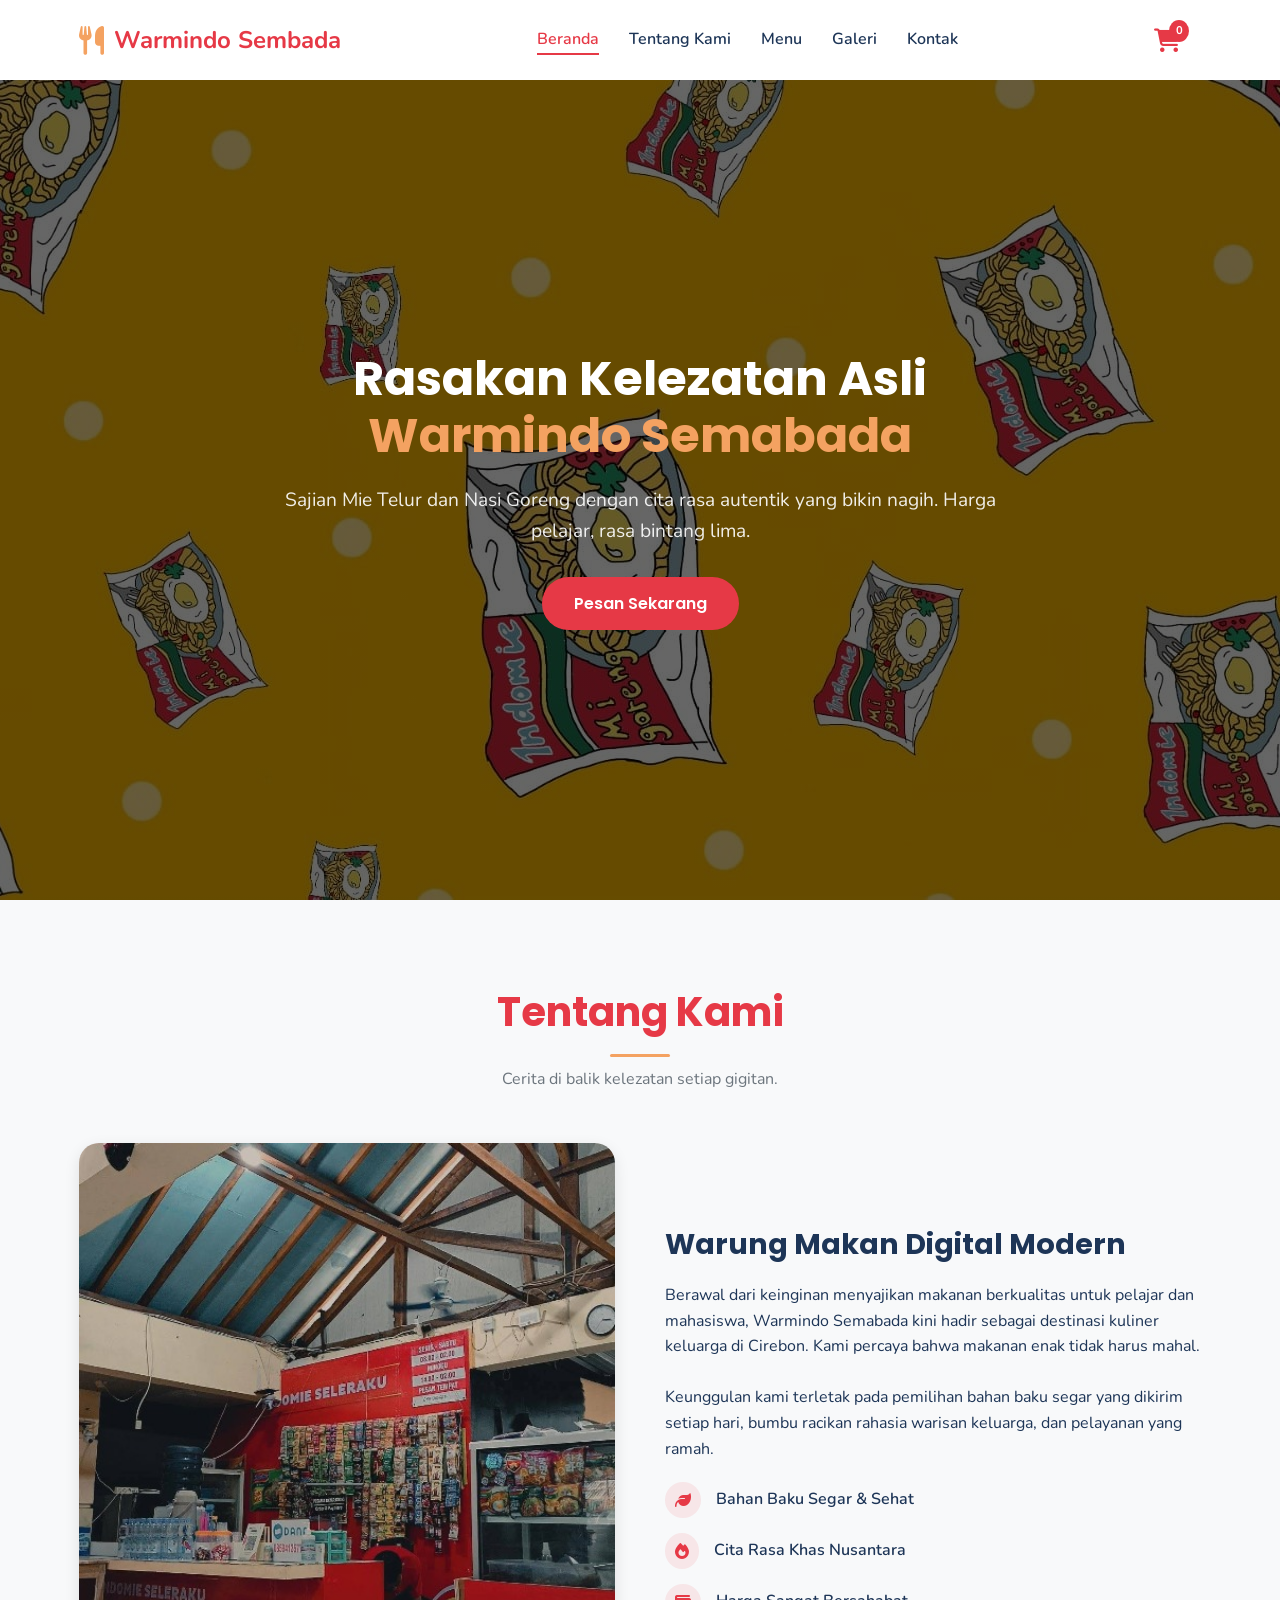
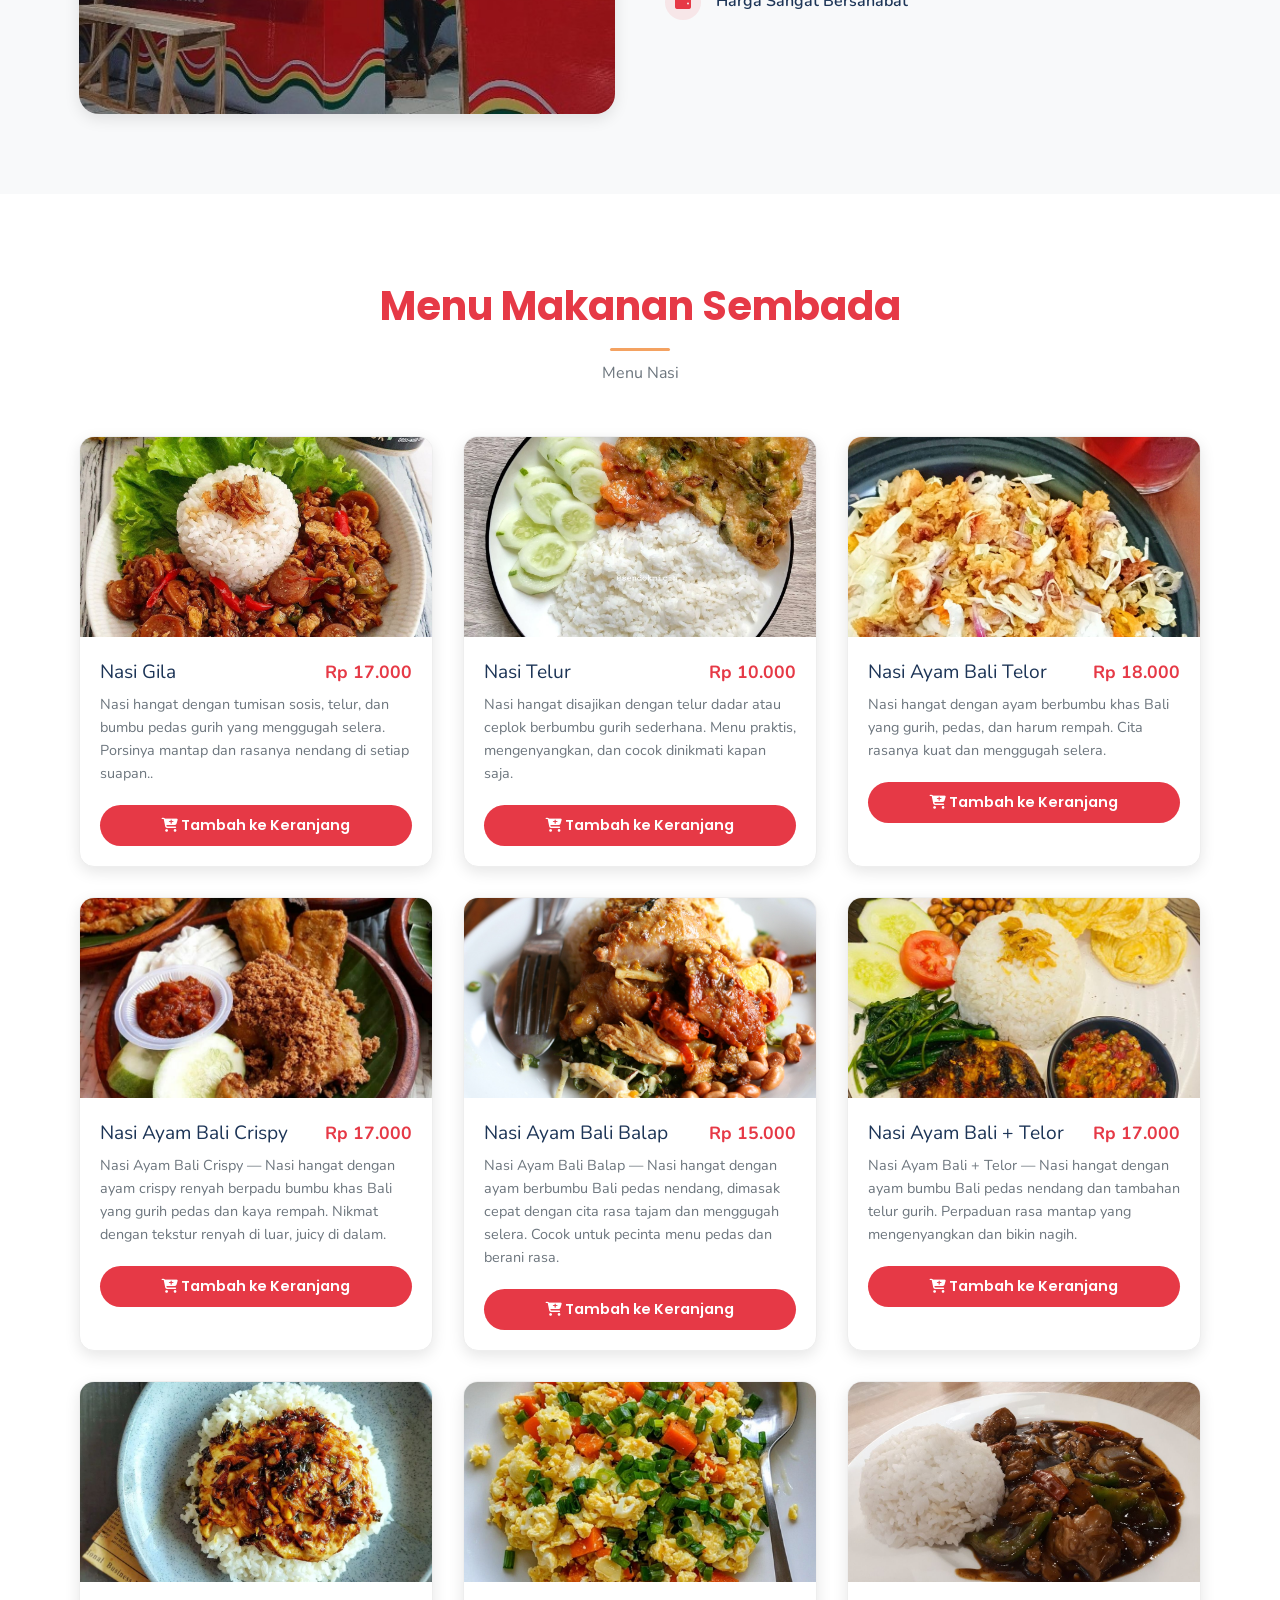
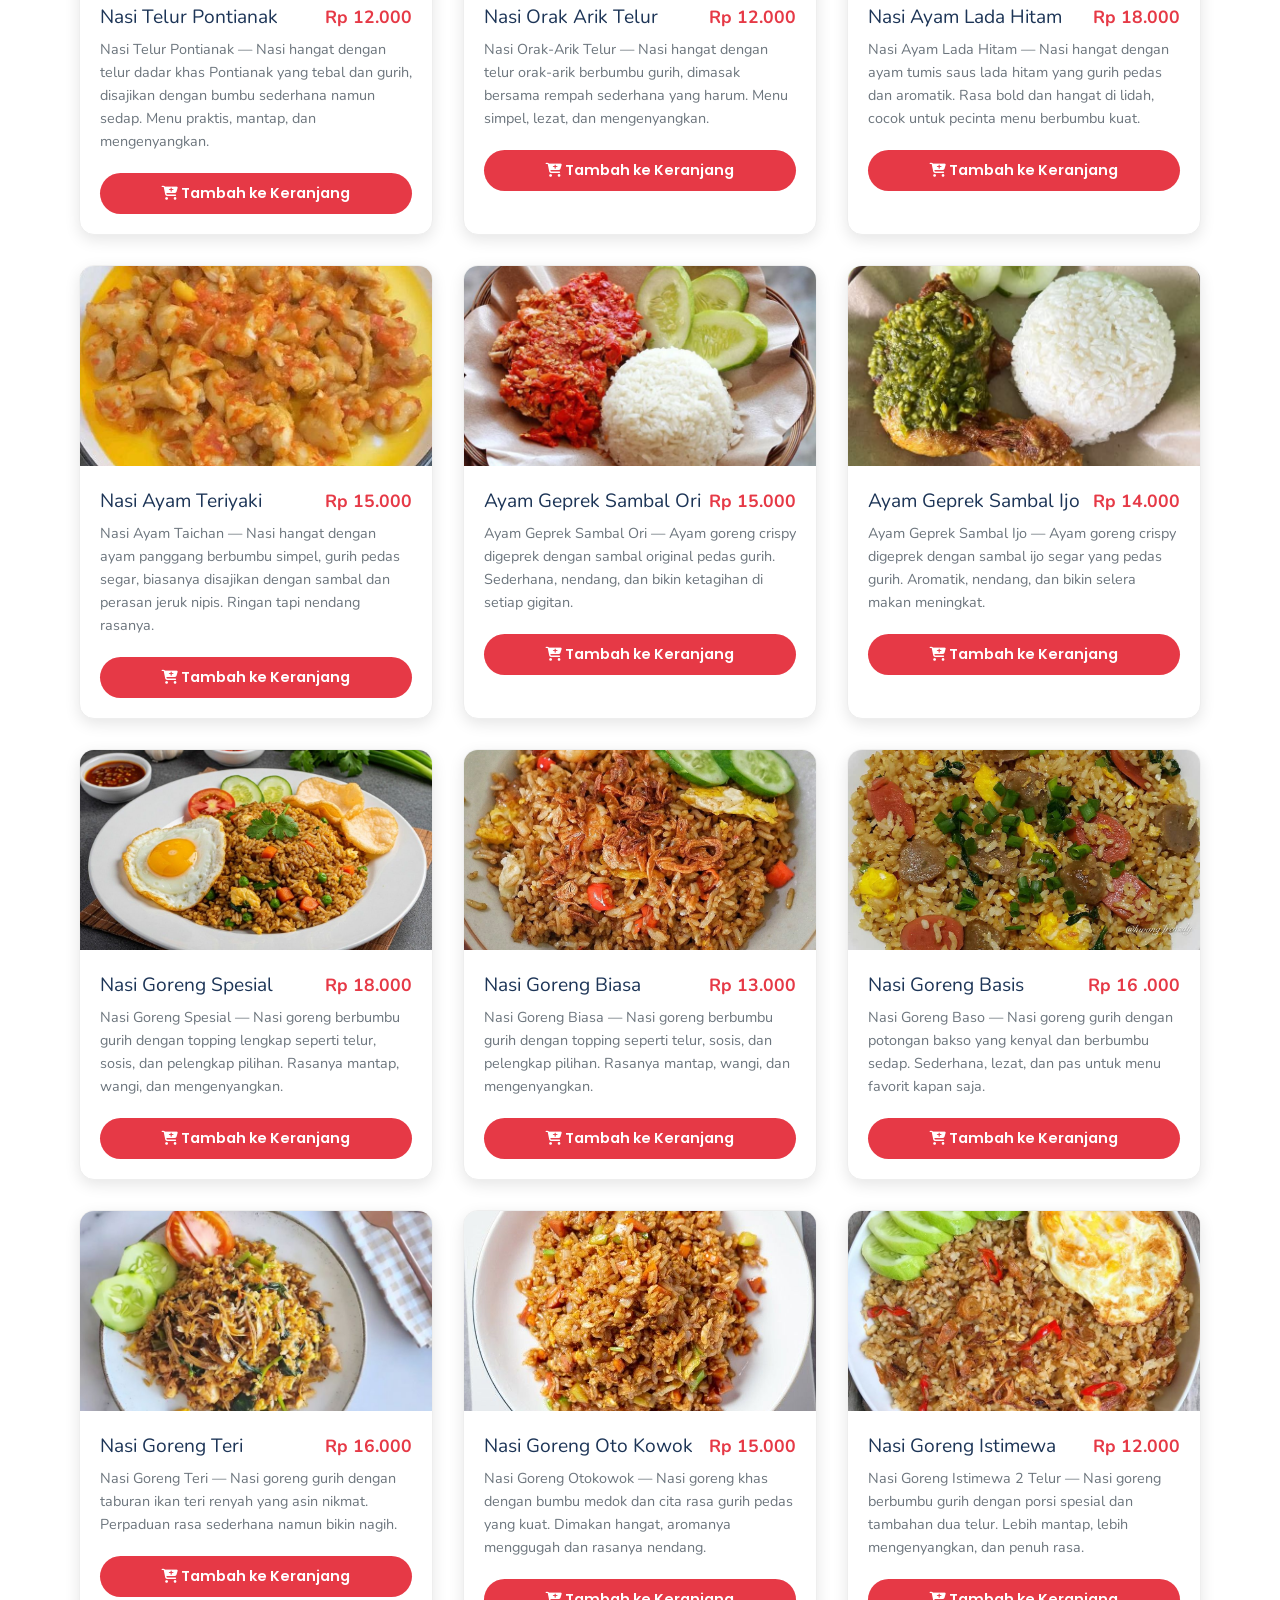
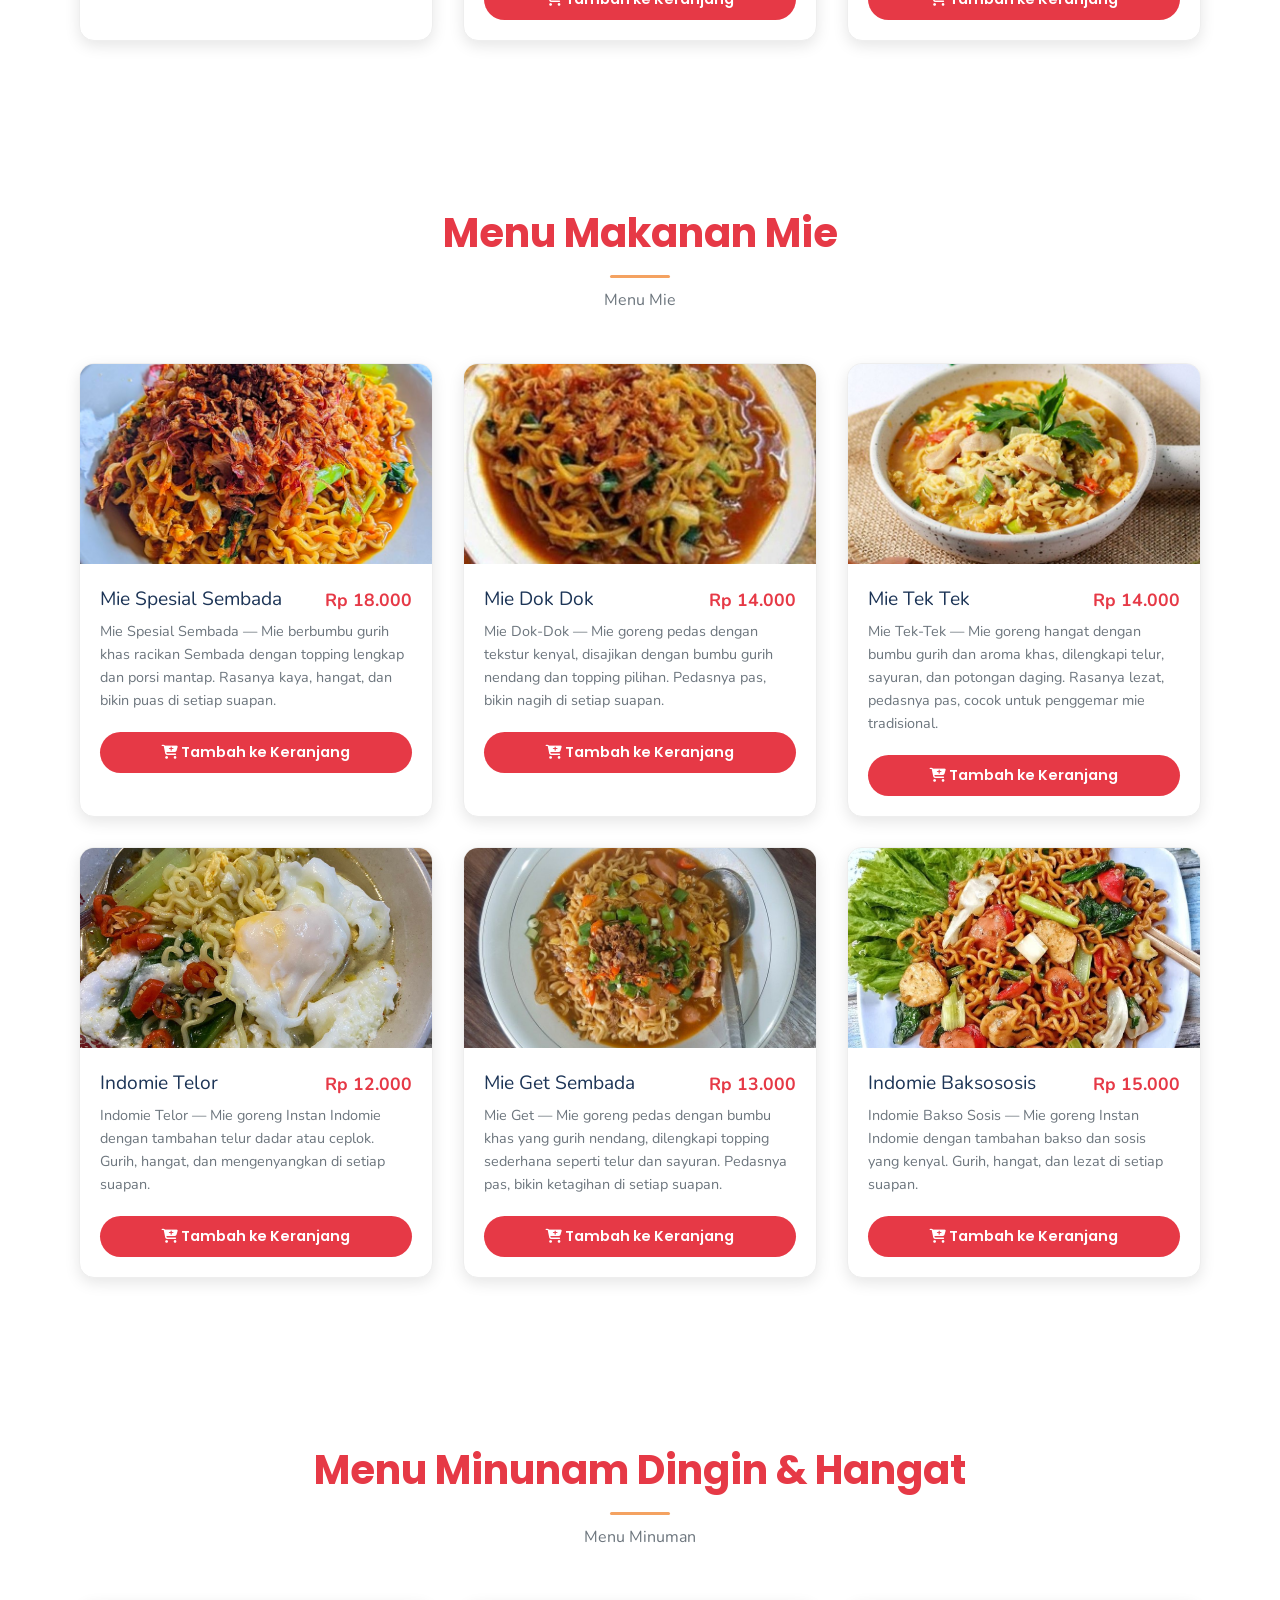
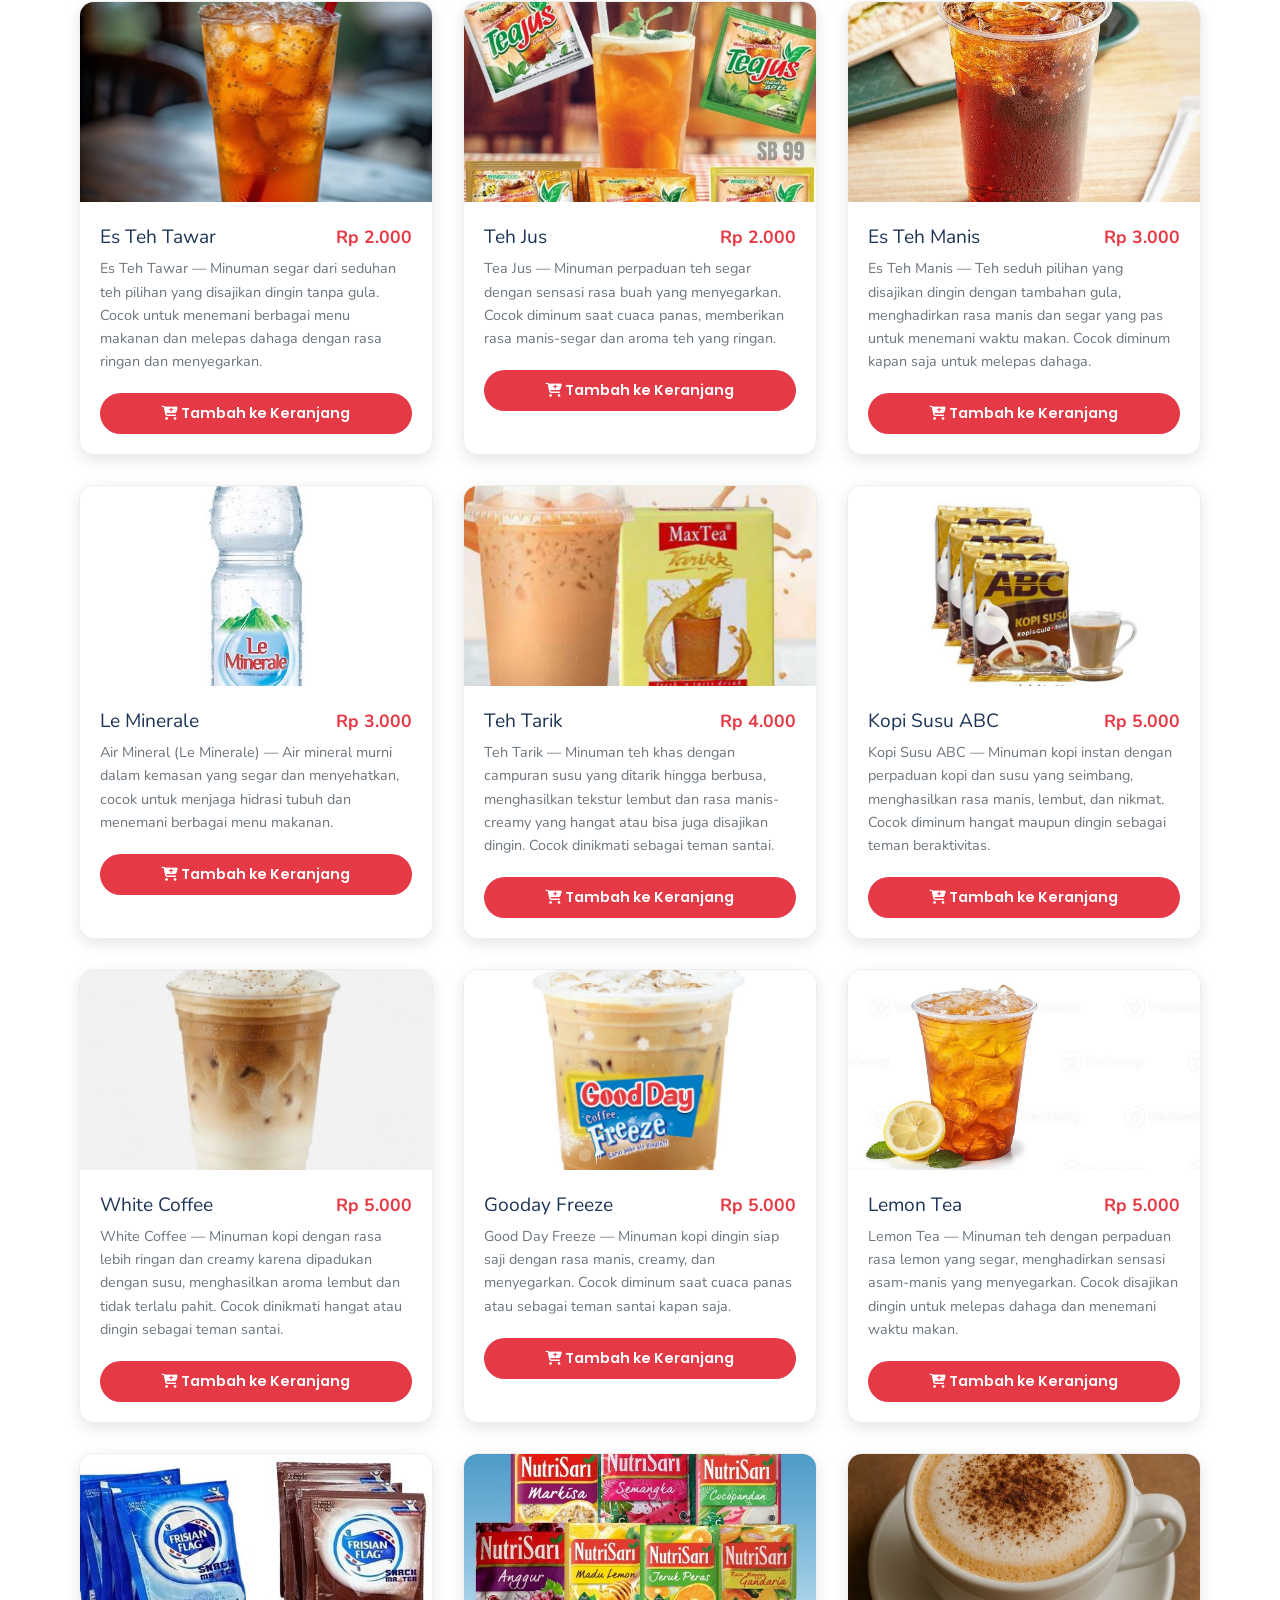
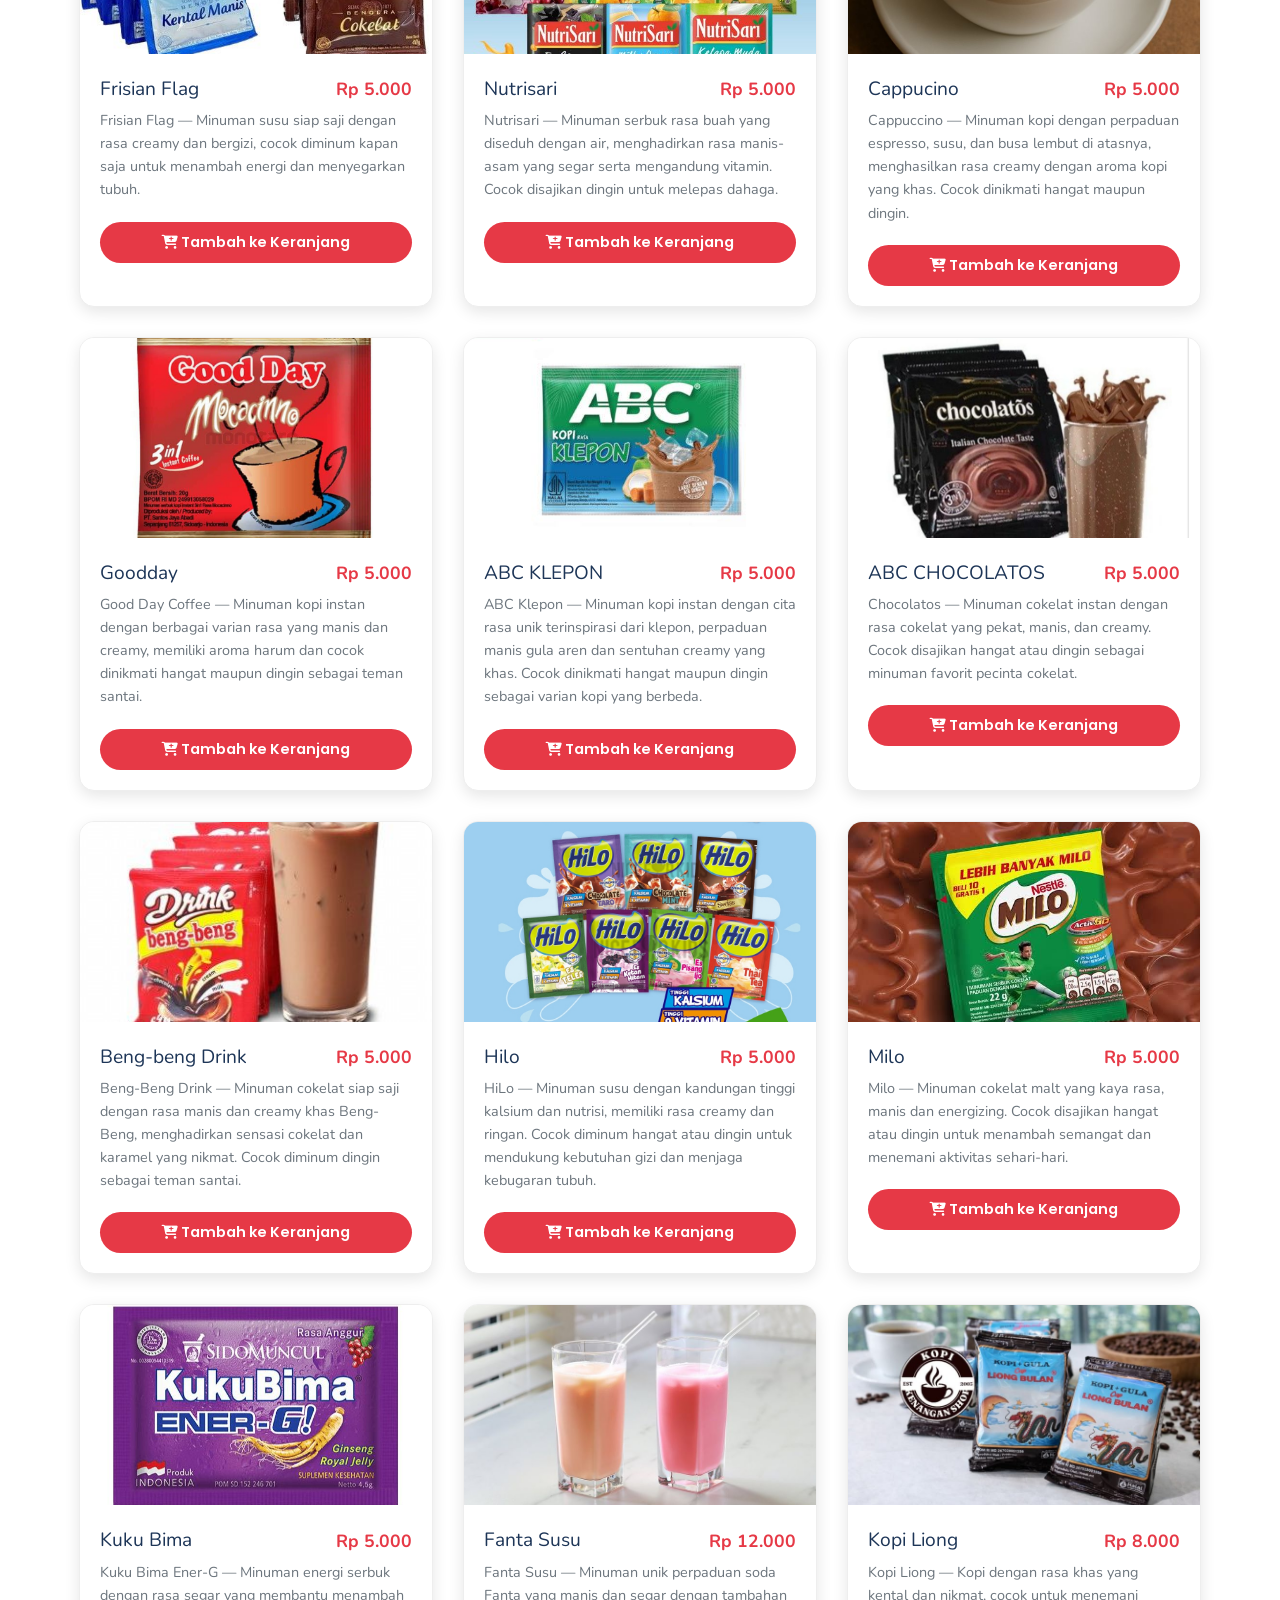
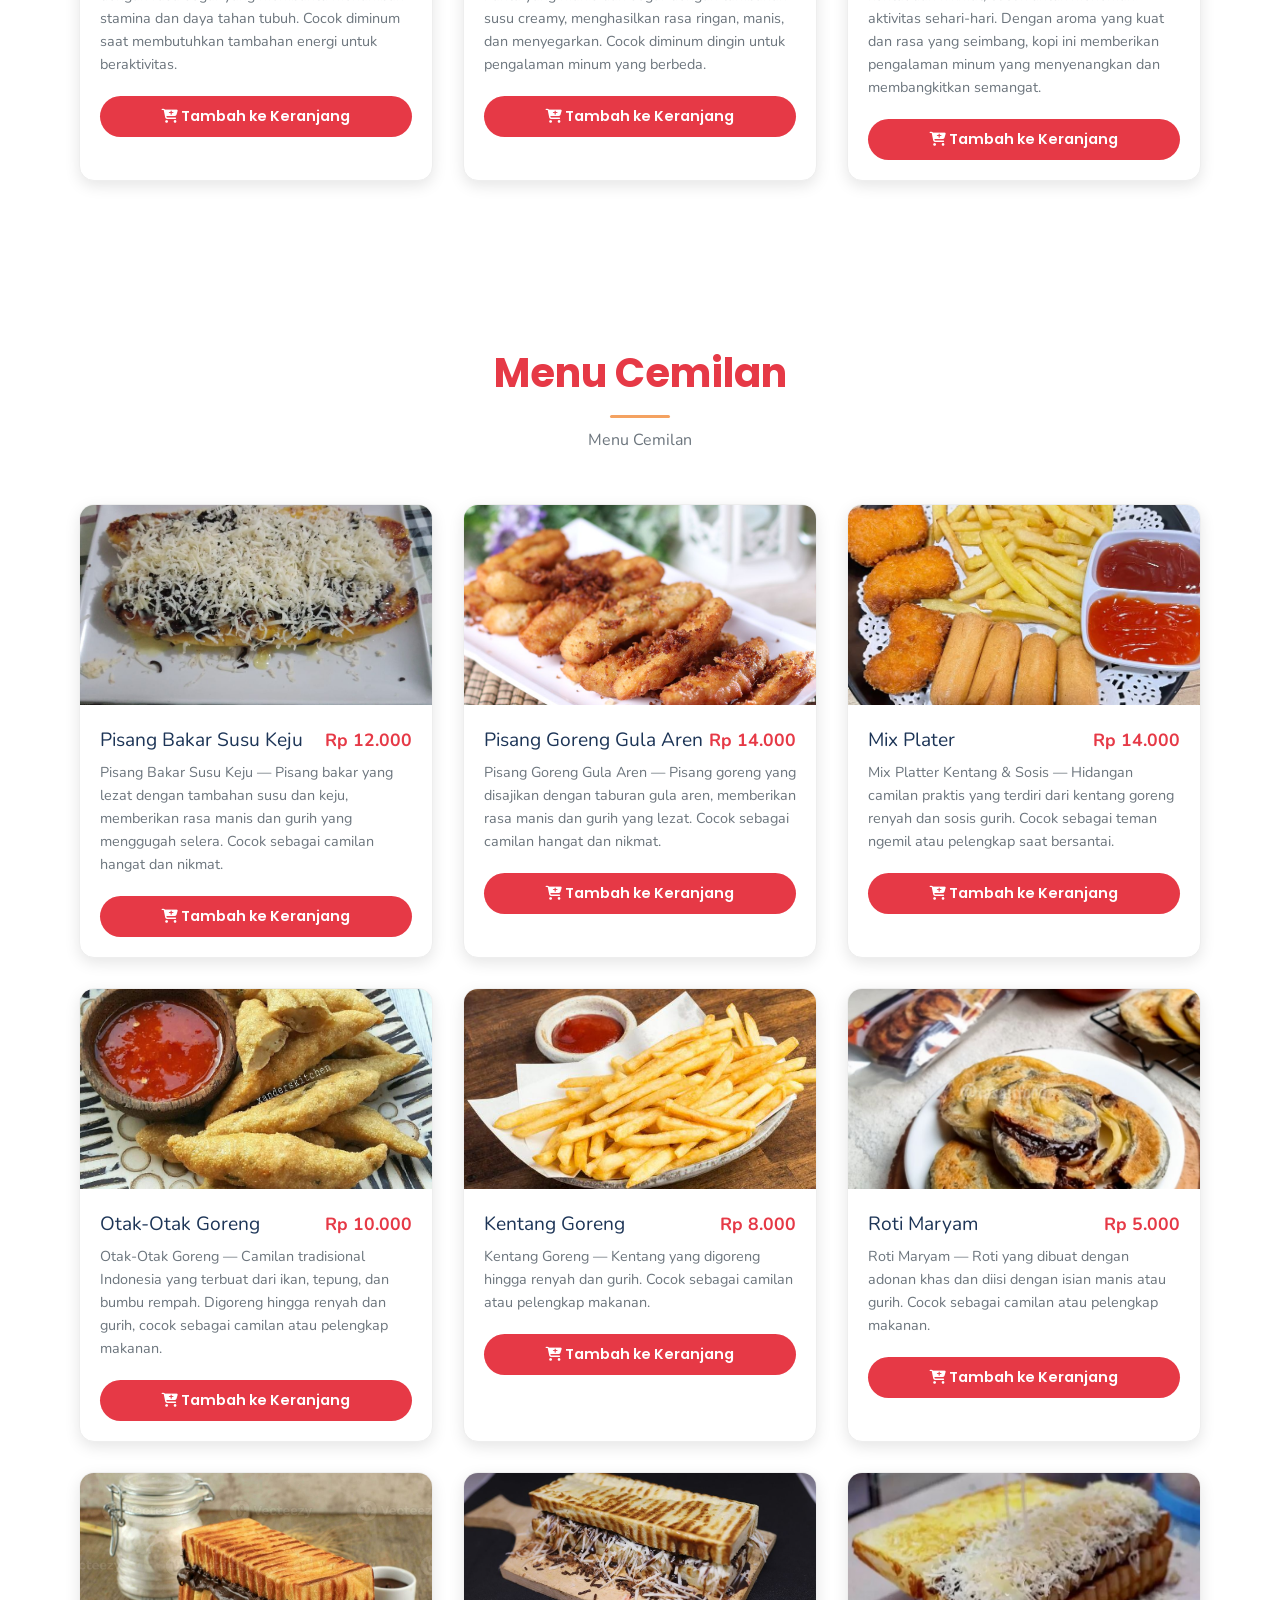
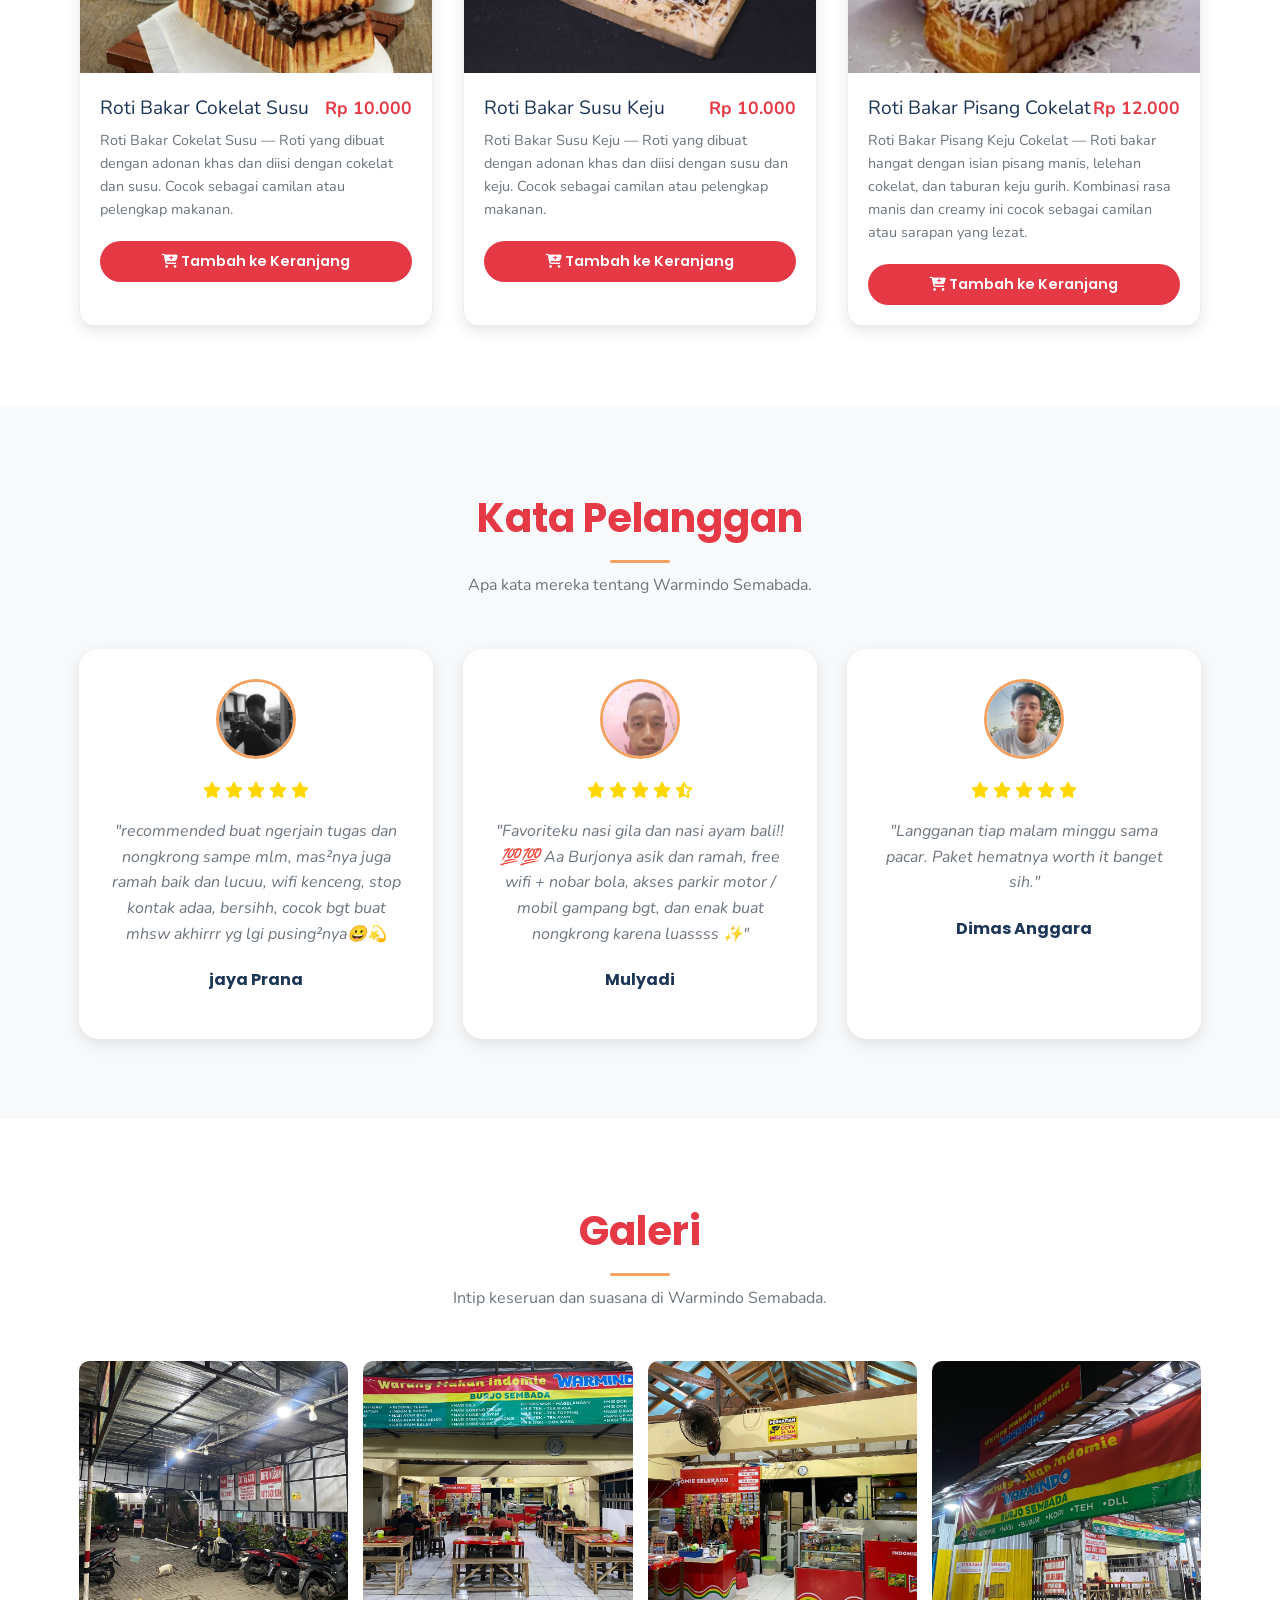
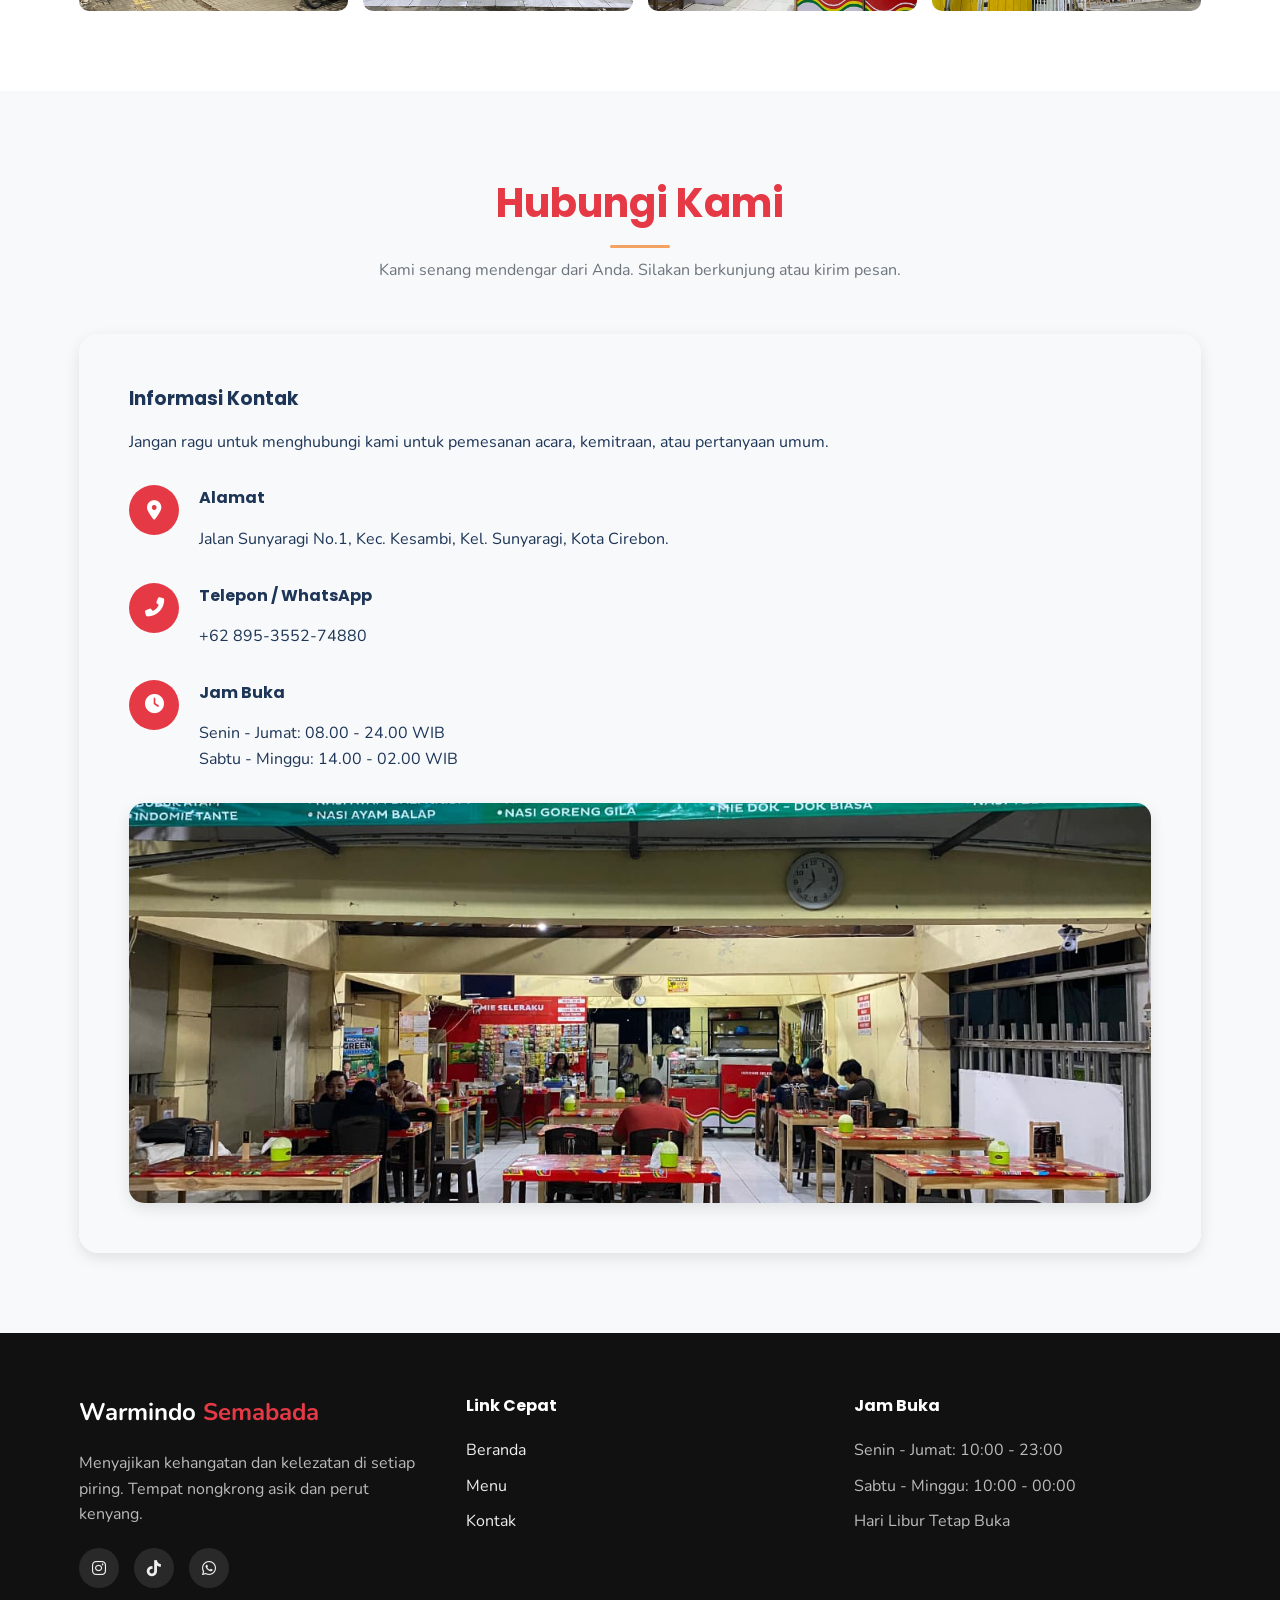
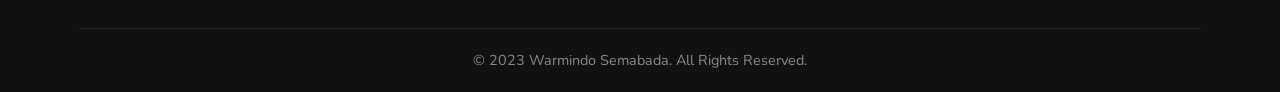
<file: warmindo_sembada - Copy/index.html>
<!DOCTYPE html>
<html lang="id">
<head>
    <meta charset="UTF-8">
    <meta name="viewport" content="width=device-width, initial-scale=1.0">
    <meta name="description" content="Warmindo Sembada Cirebon - Rasakan kelezatan mie telur dan nasi goreng terbaik di Kota Cirebon. Bahan segar, harga bersahabat.">
    <meta name="keywords" content="Warmindo Cirebon, Mie Telur Cirebon, Nasi Goreng Sunyaragi, Kuliner Cirebon, Warmindo Sembada">
    <title>Warmindo Sembada - Kelezatan Asli Cirebon</title>
    
    <!-- Google Fonts -->
    <link rel="preconnect" href="https://fonts.googleapis.com">
    <link rel="preconnect" href="https://fonts.gstatic.com" crossorigin>
    <link href="https://fonts.googleapis.com/css2?family=Nunito:wght@400;600;700&family=Poppins:wght@400;500;600;700&display=swap" rel="stylesheet">
    
    <!-- Font Awesome untuk Ikon -->
    <link rel="stylesheet" href="https://cdnjs.cloudflare.com/ajax/libs/font-awesome/6.4.0/css/all.min.css">

    <!-- Link ke file CSS -->
    <link rel="stylesheet" href="style.css">
</head>
<body>

    <!-- Header -->
    <header id="header">
        <div class="container">
            <nav class="navbar">
                <a href="#" class="logo">
                    <i class="fas fa-utensils"></i> Warmindo Sembada
                </a>
                <ul class="nav-menu">
                    <li><a href="#beranda" class="nav-link active">Beranda</a></li>
                    <li><a href="#tentang" class="nav-link">Tentang Kami</a></li>
                    <li><a href="#menu" class="nav-link">Menu</a></li>
                    <li><a href="#galeri" class="nav-link">Galeri</a></li>
                    <li><a href="#kontak" class="nav-link">Kontak</a></li>
                </ul>
                <a href="#keranjang" class="cart-menu">
                    <i class="fas fa-shopping-cart"></i>
                    <span class="cart-badge">0</span>
                </a>
                <div class="hamburger">
                    <i class="fas fa-bars"></i>
                </div>
            </nav>
        </div>
    </header>

    <!-- Hero Section -->
    <section id="beranda" class="hero">
        <div class="hero-content">
            <h1 class="hero-title">Rasakan Kelezatan Asli <br> <span>Warmindo Semabada</span></h1>
            <p class="hero-subtitle">Sajian Mie Telur dan Nasi Goreng dengan cita rasa autentik yang bikin nagih. Harga pelajar, rasa bintang lima.</p>
            <div class="hero-buttons">
                <a href="#menu" class="btn btn-primary">Pesan Sekarang</a>
            </div>
        </div>
    </section>

    <!-- Shopping Cart Modal -->
    <div id="keranjang" class="cart-modal">
        <div class="cart-content">
            <div class="cart-header">
                <h2>Keranjang Makanan</h2>
                <a href="#" class="cart-close">
                    <i class="fas fa-times"></i>
                </a>
            </div>
            <div class="cart-items-container" id="cartItems">
                <div class="cart-empty">
                    <i class="fas fa-shopping-cart"></i>
                    <p>Keranjang Anda kosong</p>
                </div>
            </div>
            <div class="buyer-info-section" id="buyerInfoSection" style="display: none;">
                <h3>Data Pembeli</h3>
                <div class="buyer-form">
                    <div class="form-group">
                        <label for="buyerName">Nama Pembeli</label>
                        <input type="text" id="buyerName" placeholder="Masukkan nama Anda" class="form-control">
                    </div>
                    
                    <div class="form-group">
                        <label for="buyerNotes">Catatan (Opsional)</label>
                        <input type="text" id="buyerNotes" placeholder="Contoh: Pedas lebih, tanpa bumbu, dll" class="form-control">
                    </div>
                </div>
            </div>
            <div class="cart-footer">
                <div class="cart-select-all">
                    <label>
                        <input type="checkbox" id="selectAllCheckbox" checked>
                        <span>Pilih Semua</span>
                    </label>
                </div>
                <div class="cart-total">
                    <strong>Total Terpilih:</strong>
                    <strong id="cartTotal">Rp 0</strong>
                </div>
                <button id="orderBtn" class="btn btn-primary" style="width: 100%; text-align: center; display: none;">
                    <i class="fab fa-whatsapp"></i> Pesan via WhatsApp
                </button>
            </div>
        </div>
    </div>

    <!-- Tentang Kami -->
    <section id="tentang" class="section-padding reveal">
        <div class="container">
            <div class="text-center">
                <h2 class="section-title">Tentang Kami</h2>
                <p class="section-subtitle">Cerita di balik kelezatan setiap gigitan.</p>
            </div>
            <div class="about-content">
                <div class="about-img">
                    <img src="asset/tentangkami2.jpeg" alt="Suasana Warmindo Semabada">
                </div>
                <div class="about-text">
                    <h3>Warung Makan Digital Modern</h3>
                    <p>Berawal dari keinginan menyajikan makanan berkualitas untuk pelajar dan mahasiswa, Warmindo Semabada kini hadir sebagai destinasi kuliner keluarga di Cirebon. Kami percaya bahwa makanan enak tidak harus mahal.</p>
                    <br>
                    <p>Keunggulan kami terletak pada pemilihan bahan baku segar yang dikirim setiap hari, bumbu racikan rahasia warisan keluarga, dan pelayanan yang ramah.</p>
                    
                    <div class="features-list">
                        <div class="feature-item">
                            <i class="fas fa-leaf"></i>
                            <span>Bahan Baku Segar & Sehat</span>
                        </div>
                        <div class="feature-item">
                            <i class="fas fa-fire"></i>
                            <span>Cita Rasa Khas Nusantara</span>
                        </div>
                        <div class="feature-item">
                            <i class="fas fa-wallet"></i>
                            <span>Harga Sangat Bersahabat</span>
                        </div>
                    </div>
                </div>
            </div>
        </div>
    </section>

        <!-- Menu Section -->
<section id="menu" class="section-padding reveal">
    <div class="container">
        <div class="text-center">
            <h2 class="section-title">Menu Makanan Sembada</h2>
            <p class="section-subtitle">Menu Nasi</p>
        </div>
        
        <div class="menu-grid">
            <!-- Menu Item 1 -->
            <div class="menu-card">
                <div class="menu-img">
                    <img src="asset/nasigila.jpg" alt="Nasi Gila">
                </div>
                <div class="menu-info">
                    <div class="menu-title">
                        <span>Nasi Gila</span>
                        <span class="menu-price">Rp 17.000</span>
                    </div>
                    <p class="menu-desc">Nasi hangat dengan tumisan sosis, telur, dan bumbu pedas gurih yang menggugah selera. Porsinya mantap dan rasanya nendang di setiap suapan..</p>
                    <button class="btn btn-add-cart"><i class="fas fa-cart-plus"></i> Tambah ke Keranjang</button>
                </div>
            </div>

            <!-- Menu Item 2 -->
            <div class="menu-card">
                <div class="menu-img">
                    <img src="asset/nasitelur.jpg" alt="Nasi Telur">
                </div>
                <div class="menu-info">
                    <div class="menu-title">
                        <span>Nasi Telur</span>
                        <span class="menu-price">Rp 10.000</span>
                    </div>
                    <p class="menu-desc">Nasi hangat disajikan dengan telur dadar atau ceplok berbumbu gurih sederhana. Menu praktis, mengenyangkan, dan cocok dinikmati kapan saja.</p>
                    <button class="btn btn-add-cart"><i class="fas fa-cart-plus"></i> Tambah ke Keranjang</button>
                </div>
            </div>

            <!-- Menu Item 3 -->
            <div class="menu-card">
                <div class="menu-img">
                    <img src="asset/nasiayambali.jpg" alt="Nasi Ayam Bali Telor ">
                </div>
                <div class="menu-info">
                    <div class="menu-title">
                        <span>Nasi Ayam Bali Telor</span>
                        <span class="menu-price">Rp 18.000</span>
                    </div>
                    <p class="menu-desc">Nasi hangat dengan ayam berbumbu khas Bali yang gurih, pedas, dan harum rempah. Cita rasanya kuat dan menggugah selera.</p>
                    <button class="btn btn-add-cart"><i class="fas fa-cart-plus"></i> Tambah ke Keranjang</button>
                </div>
            </div>

            <!-- Menu Item 4 -->
            <div class="menu-card">
                <div class="menu-img">
                    <img src="asset/nasiayambalicripsy.jpg" alt="Nasi Ayam Bali Crispy">
                </div>
                <div class="menu-info">
                    <div class="menu-title">
                        <span>Nasi Ayam Bali Crispy</span>
                        <span class="menu-price">Rp 17.000</span>
                    </div>
                    <p class="menu-desc">Nasi Ayam Bali Crispy — Nasi hangat dengan ayam crispy renyah berpadu bumbu khas Bali yang gurih pedas dan kaya rempah. Nikmat dengan tekstur renyah di luar, juicy di dalam.</p>
                    <button class="btn btn-add-cart"><i class="fas fa-cart-plus"></i> Tambah ke Keranjang</button>
                </div>
            </div>

            <!-- Menu Item 5 -->
            <div class="menu-card">
                <div class="menu-img">    
                    <img src="asset/nasiayambalibalap.jpg" alt="Nasi Ayam Bali Balap">
                </div>
                <div class="menu-info">
                    <div class="menu-title">
                        <span>Nasi Ayam Bali Balap</span>
                        <span class="menu-price">Rp 15.000</span>
                    </div>
                    <p class="menu-desc">Nasi Ayam Bali Balap — Nasi hangat dengan ayam berbumbu Bali pedas nendang, dimasak cepat dengan cita rasa tajam dan menggugah selera. Cocok untuk pecinta menu pedas dan berani rasa.</p>
                    <button class="btn btn-add-cart"><i class="fas fa-cart-plus"></i> Tambah ke Keranjang</button>
                </div>
            </div>

            <!-- Menu Item 5 -->
            <div class="menu-card">
                <div class="menu-img">    
                    <img src="asset/nasiayambalibalap+telor.jpg" alt="Nasi Ayam Bali Balap + Telor">
                </div>
                <div class="menu-info">
                    <div class="menu-title">
                        <span>Nasi Ayam Bali + Telor</span>
                        <span class="menu-price">Rp 17.000</span>
                    </div>
                    <p class="menu-desc">Nasi Ayam Bali + Telor — Nasi hangat dengan ayam bumbu Bali pedas nendang dan tambahan telur gurih. Perpaduan rasa mantap yang mengenyangkan dan bikin nagih.</p>
                    <button class="btn btn-add-cart"><i class="fas fa-cart-plus"></i> Tambah ke Keranjang</button>
                </div>
            </div>

            <!-- Menu Item 6 -->
            <div class="menu-card">
                <div class="menu-img">
                    <img src="asset/nasitelorpontianak.jpg" alt="Nasi">
                </div>
                <div class="menu-info">
                    <div class="menu-title">
                        <span>Nasi Telur Pontianak</span>
                        <span class="menu-price">Rp 12.000</span>
                    </div>
                    <p class="menu-desc">Nasi Telur Pontianak — Nasi hangat dengan telur dadar khas Pontianak yang tebal dan gurih, disajikan dengan bumbu sederhana namun sedap. Menu praktis, mantap, dan mengenyangkan.</p>
                    <button class="btn btn-add-cart"><i class="fas fa-cart-plus"></i> Tambah ke Keranjang</button>
                </div>
            </div>

            <!-- Menu Item 7 -->
            <div class="menu-card">
                <div class="menu-img">    
                    <img src="asset/nasiorakariktelur.jpg" alt="Nasi Orak Arik Telur">
                </div>
                <div class="menu-info">
                    <div class="menu-title">
                        <span>Nasi Orak Arik Telur</span>
                        <span class="menu-price">Rp 12.000</span>
                    </div>
                    <p class="menu-desc">Nasi Orak-Arik Telur — Nasi hangat dengan telur orak-arik berbumbu gurih, dimasak bersama rempah sederhana yang harum. Menu simpel, lezat, dan mengenyangkan.</p>
                    <button class="btn btn-add-cart"><i class="fas fa-cart-plus"></i> Tambah ke Keranjang</button>
                </div>
            </div>

            <!-- Menu Item 8 -->
            <div class="menu-card">
                <div class="menu-img">    
                    <img src="asset/nasiayamladahitam.jpg" alt="Nasi Ayam Lada Hitam">
                </div>
                <div class="menu-info">
                    <div class="menu-title">
                        <span>Nasi Ayam Lada Hitam</span>
                        <span class="menu-price">Rp 18.000</span>
                    </div>
                    <p class="menu-desc">Nasi Ayam Lada Hitam — Nasi hangat dengan ayam tumis saus lada hitam yang gurih pedas dan aromatik. Rasa bold dan hangat di lidah, cocok untuk pecinta menu berbumbu kuat.</p>
                    <button class="btn btn-add-cart"><i class="fas fa-cart-plus"></i> Tambah ke Keranjang</button>
                </div>
            </div>

            <!-- Menu Item 9 -->
            <div class="menu-card">
                <div class="menu-img">
                    <img src="asset/nasiayamtaichan.jpg" alt="Nasi Ayam Taichan">
                </div>
                <div class="menu-info">
                    <div class="menu-title">
                        <span>Nasi Ayam Teriyaki</span>
                        <span class="menu-price">Rp 15.000</span>
                    </div>
                    <p class="menu-desc">Nasi Ayam Taichan — Nasi hangat dengan ayam panggang berbumbu simpel, gurih pedas segar, biasanya disajikan dengan sambal dan perasan jeruk nipis. Ringan tapi nendang rasanya.</p>
                    <button class="btn btn-add-cart"><i class="fas fa-cart-plus"></i> Tambah ke Keranjang</button>
                </div>
            </div>

            <!-- Menu Item 10 -->
            <div class="menu-card">
                <div class="menu-img">
                    <img src="asset/nasiayamgepreksambalmerah.jpg" alt="Ayam Geprek Sambal Merah">
                </div>
                <div class="menu-info">
                    <div class="menu-title">
                        <span>Ayam Geprek Sambal Ori</span>
                        <span class="menu-price">Rp 15.000</span>
                    </div>
                    <p class="menu-desc">Ayam Geprek Sambal Ori — Ayam goreng crispy digeprek dengan sambal original pedas gurih. Sederhana, nendang, dan bikin ketagihan di setiap gigitan.</p>
                    <button class="btn btn-add-cart"><i class="fas fa-cart-plus"></i> Tambah ke Keranjang</button>
                </div>
            </div>

            <!-- Menu Item 11 -->
            <div class="menu-card">
                <div class="menu-img">
                    <img src="asset/ayamgepreksambalijo.jpg" alt="Ayam Geprek Sambal Ijo">
                </div>
                <div class="menu-info">
                    <div class="menu-title">
                        <span>Ayam Geprek Sambal Ijo</span>
                        <span class="menu-price">Rp 14.000</span>
                    </div>
                    <p class="menu-desc">Ayam Geprek Sambal Ijo — Ayam goreng crispy digeprek dengan sambal ijo segar yang pedas gurih. Aromatik, nendang, dan bikin selera makan meningkat.</p>
                    <button class="btn btn-add-cart"><i class="fas fa-cart-plus"></i> Tambah ke Keranjang</button>
                </div>
            </div>

            <!-- Menu Item 12 -->
            <div class="menu-card">
                <div class="menu-img">
                    <img src="asset/nasigoreng_spesial.jpg" alt="Nasi Goreng Spesial">
                </div>
                <div class="menu-info">
                    <div class="menu-title">
                        <span>Nasi Goreng Spesial</span>
                        <span class="menu-price">Rp 18.000</span>
                    </div>
                    <p class="menu-desc">Nasi Goreng Spesial — Nasi goreng berbumbu gurih dengan topping lengkap seperti telur, sosis, dan pelengkap pilihan. Rasanya mantap, wangi, dan mengenyangkan.</p>
                    <button class="btn btn-add-cart"><i class="fas fa-cart-plus"></i> Tambah ke Keranjang</button>
                </div>
            </div>
            
            <!-- Menu Item 13 -->
            <div class="menu-card">
                <div class="menu-img">
                    <img src="asset/nasigorengbiasa.jpg" alt="Nasi Goreng Biasa">
                </div>
                <div class="menu-info">
                    <div class="menu-title">
                        <span>Nasi Goreng Biasa</span>
                        <span class="menu-price">Rp 13.000</span>
                    </div>
                    <p class="menu-desc">Nasi Goreng Biasa — Nasi goreng berbumbu gurih dengan topping seperti telur, sosis, dan pelengkap pilihan. Rasanya mantap, wangi, dan mengenyangkan.</p>
                    <button class="btn btn-add-cart"><i class="fas fa-cart-plus"></i> Tambah ke Keranjang</button>
                </div>
            </div>

            <!-- Menu Item 14 -->
            <div class="menu-card">
                <div class="menu-img">
                    <img src="asset/nasigorengbasis.jpg" alt="Nasi Goreng Basis">
                </div>
                <div class="menu-info">
                    <div class="menu-title">
                        <span>Nasi Goreng Basis</span>
                        <span class="menu-price">Rp 16 .000</span>
                    </div>
                    <p class="menu-desc">Nasi Goreng Baso — Nasi goreng gurih dengan potongan bakso yang kenyal dan berbumbu sedap. Sederhana, lezat, dan pas untuk menu favorit kapan saja.</p>
                    <button class="btn btn-add-cart"><i class="fas fa-cart-plus"></i> Tambah ke Keranjang</button>
                </div>
            </div>

            <!-- Menu Item 15 -->
            <div class="menu-card">
                <div class="menu-img">
                    <img src="asset/nasigorengteri.jpg" alt="Nasi Goreng Teri">
                </div>
                <div class="menu-info">
                    <div class="menu-title">
                        <span>Nasi Goreng Teri</span>
                        <span class="menu-price">Rp 16.000</span>
                    </div>
                    <p class="menu-desc">Nasi Goreng Teri — Nasi goreng gurih dengan taburan ikan teri renyah yang asin nikmat. Perpaduan rasa sederhana namun bikin nagih.</p>
                    <button class="btn btn-add-cart"><i class="fas fa-cart-plus"></i> Tambah ke Keranjang</button>
                </div>
            </div>

            <!-- Menu Item 15 -->
            <div class="menu-card">
                <div class="menu-img">
                    <img src="asset/nasigorengotokowok.jpg" alt="Nasi Goreng Oto Kowok">
                </div>


                <div class="menu-info">
                    <div class="menu-title">
                        <span>Nasi Goreng Oto Kowok</span>
                        <span class="menu-price">Rp 15.000</span>
                    </div>
                    <p class="menu-desc">Nasi Goreng Otokowok — Nasi goreng khas dengan bumbu medok dan cita rasa gurih pedas yang kuat. Dimakan hangat, aromanya menggugah dan rasanya nendang.</p>
                    <button class="btn btn-add-cart"><i class="fas fa-cart-plus"></i> Tambah ke Keranjang</button>
                </div>
            </div>

            <!-- Menu Item 16 -->
            <div class="menu-card">
                <div class="menu-img">
                    <img src="asset/nasigorengistimewa.jpg" alt="Nasi Goreng Istimewa">
                </div>
                <div class="menu-info">
                    <div class="menu-title">
                        <span>Nasi Goreng Istimewa</span>
                        <span class="menu-price">Rp 12.000</span>
                    </div>
                    <p class="menu-desc">Nasi Goreng Istimewa 2 Telur — Nasi goreng berbumbu gurih dengan porsi spesial dan tambahan dua telur. Lebih mantap, lebih mengenyangkan, dan penuh rasa.</p>
                    <button class="btn btn-add-cart"><i class="fas fa-cart-plus"></i> Tambah ke Keranjang</button>
                </div>
            </div>

        </div>
    </div>
</section>

        <!-- Menu Section -->
<section id="menu" class="section-padding reveal">
    <div class="container">
        <div class="text-center">
            <h2 class="section-title">Menu Makanan Mie</h2>
            <p class="section-subtitle">Menu Mie</p>
        </div>
        
        <div class="menu-grid">
            <!-- Menu Item 1 -->
            <div class="menu-card">
                <div class="menu-img">
                    <img src="asset/miespesialsembada.jpg" alt="Mie Spesial Sembada">
                </div>
                <div class="menu-info">
                    <div class="menu-title">
                        <span>Mie Spesial Sembada</span>
                        <span class="menu-price">Rp 18.000</span>
                    </div>
                    <p class="menu-desc">Mie Spesial Sembada — Mie berbumbu gurih khas racikan Sembada dengan topping lengkap dan porsi mantap. Rasanya kaya, hangat, dan bikin puas di setiap suapan.</p>
                    <button class="btn btn-add-cart"><i class="fas fa-cart-plus"></i> Tambah ke Keranjang</button>
                </div>
            </div>

            <!-- Menu Item 2 -->
            <div class="menu-card">
                <div class="menu-img">
                    <img src="asset/miedokdok.jpg" alt="Mie Dok Dok">
                </div>
                <div class="menu-info">
                    <div class="menu-title">
                        <span>Mie Dok Dok</span>
                        <span class="menu-price">Rp 14.000</span>
                    </div>
                    <p class="menu-desc">Mie Dok-Dok — Mie goreng pedas dengan tekstur kenyal, disajikan dengan bumbu gurih nendang dan topping pilihan. Pedasnya pas, bikin nagih di setiap suapan.</p>
                    <button class="btn btn-add-cart"><i class="fas fa-cart-plus"></i> Tambah ke Keranjang</button>
                </div>
            </div>

            <!-- Menu Item 3 -->
            <div class="menu-card">
                <div class="menu-img">
                    <img src="asset/mietektek.jpg" alt="Mie Tek Tek">
                </div>
                <div class="menu-info">
                    <div class="menu-title">
                        <span>Mie Tek Tek</span>
                        <span class="menu-price">Rp 14.000</span>
                    </div>
                    <p class="menu-desc">Mie Tek-Tek — Mie goreng hangat dengan bumbu gurih dan aroma khas, dilengkapi telur, sayuran, dan potongan daging. Rasanya lezat, pedasnya pas, cocok untuk penggemar mie tradisional.</p>
                    <button class="btn btn-add-cart"><i class="fas fa-cart-plus"></i> Tambah ke Keranjang</button>
                </div>
            </div>

            <!-- Menu Item 4 -->
            <div class="menu-card">
                <div class="menu-img">
                    <img src="asset/indomietelor.jpg" alt="Indomie Telor">
                </div>
                <div class="menu-info">
                    <div class="menu-title">
                        <span>Indomie Telor</span>
                        <span class="menu-price">Rp 12.000</span>
                    </div>
                    <p class="menu-desc">Indomie Telor — Mie goreng Instan Indomie dengan tambahan telur dadar atau ceplok. Gurih, hangat, dan mengenyangkan di setiap suapan.</p>
                    <button class="btn btn-add-cart"><i class="fas fa-cart-plus"></i> Tambah ke Keranjang</button>
                </div>
            </div>

            <!-- Menu Item 5 -->
            <div class="menu-card">
                <div class="menu-img">    
                    <img src="asset/miegetsembada.jpg" alt="Mie Get Sembada">
                </div>
                <div class="menu-info">
                    <div class="menu-title">
                        <span>Mie Get Sembada</span>
                        <span class="menu-price">Rp 13.000</span>
                    </div>
                    <p class="menu-desc">Mie Get — Mie goreng pedas dengan bumbu khas yang gurih nendang, dilengkapi topping sederhana seperti telur dan sayuran. Pedasnya pas, bikin ketagihan di setiap suapan.</p>
                    <button class="btn btn-add-cart"><i class="fas fa-cart-plus"></i> Tambah ke Keranjang</button>
                </div>
            </div>

            <!-- Menu Item 6 -->
            <div class="menu-card">
                <div class="menu-img">    
                    <img src="asset/indomiebaksososis.jpg" alt="Indomie Baksososis">
                </div>
                <div class="menu-info">
                    <div class="menu-title">
                        <span>Indomie Baksososis</span>
                        <span class="menu-price">Rp 15.000</span>
                    </div>
                    <p class="menu-desc">Indomie Bakso Sosis — Mie goreng Instan Indomie dengan tambahan bakso dan sosis yang kenyal. Gurih, hangat, dan lezat di setiap suapan.</p>
                    <button class="btn btn-add-cart"><i class="fas fa-cart-plus"></i> Tambah ke Keranjang</button>
                </div>
            </div>

        </div>
    </div>
</section>

<!-- Menu Section -->
<section id="menu" class="section-padding reveal">
    <div class="container">
        <div class="text-center">
            <h2 class="section-title">Menu Minunam Dingin & Hangat</h2>
            <p class="section-subtitle">Menu Minuman</p>
        </div>
        
        <div class="menu-grid">
            <!-- Menu Item 1 -->
            <div class="menu-card">
                <div class="menu-img">
                    <img src="asset/estehtawar.jpg" alt="Es Teh Tawar">
                </div>
                <div class="menu-info">
                    <div class="menu-title">
                        <span>Es Teh Tawar</span>
                        <span class="menu-price">Rp 2.000</span>
                    </div>
                    <p class="menu-desc">Es Teh Tawar — Minuman segar dari seduhan teh pilihan yang disajikan dingin tanpa gula. Cocok untuk menemani berbagai menu makanan dan melepas dahaga dengan rasa ringan dan menyegarkan.</p>
                    <button class="btn btn-add-cart"><i class="fas fa-cart-plus"></i> Tambah ke Keranjang</button>
                </div>
            </div>

            <!-- Menu Item 2 -->
            <div class="menu-card">
                <div class="menu-img">
                    <img src="asset/teajus.jpg" alt="Teh Jus">
                </div>
                <div class="menu-info">
                    <div class="menu-title">
                        <span>Teh Jus</span>
                        <span class="menu-price">Rp 2.000</span>
                    </div>
                    <p class="menu-desc">Tea Jus — Minuman perpaduan teh segar dengan sensasi rasa buah yang menyegarkan. Cocok diminum saat cuaca panas, memberikan rasa manis-segar dan aroma teh yang ringan.</p>
                    <button class="btn btn-add-cart"><i class="fas fa-cart-plus"></i> Tambah ke Keranjang</button>
                </div>
            </div>

            <!-- Menu Item 3 -->
            <div class="menu-card">
                <div class="menu-img">
                    <img src="asset/estehmanis.jpg" alt="Es Teh Manis">
                </div>
                <div class="menu-info">
                    <div class="menu-title">
                        <span>Es Teh Manis</span>
                        <span class="menu-price">Rp 3.000</span>
                    </div>
                    <p class="menu-desc">Es Teh Manis — Teh seduh pilihan yang disajikan dingin dengan tambahan gula, menghadirkan rasa manis dan segar yang pas untuk menemani waktu makan. Cocok diminum kapan saja untuk melepas dahaga.</p>
                    <button class="btn btn-add-cart"><i class="fas fa-cart-plus"></i> Tambah ke Keranjang</button>
                </div>
            </div>

            <!-- Menu Item 4 -->
            <div class="menu-card">
                <div class="menu-img">
                    <img src="asset/mineralbotol.jpg" alt="Le Minerale">
                </div>
                <div class="menu-info">
                    <div class="menu-title">
                        <span>Le Minerale</span>
                        <span class="menu-price">Rp 3.000</span>
                    </div>
                    <p class="menu-desc">Air Mineral (Le Minerale) — Air mineral murni dalam kemasan yang segar dan menyehatkan, cocok untuk menjaga hidrasi tubuh dan menemani berbagai menu makanan.</p>
                    <button class="btn btn-add-cart"><i class="fas fa-cart-plus"></i> Tambah ke Keranjang</button>
                </div>
            </div>

            <!-- Menu Item 5 -->
            <div class="menu-card">
                <div class="menu-img">    
                    <img src="asset/tehtarik.jpg" alt="Teh Tarik">
                </div>
                <div class="menu-info">
                    <div class="menu-title">
                        <span>Teh Tarik</span>
                        <span class="menu-price">Rp 4.000</span>
                    </div>
                    <p class="menu-desc">Teh Tarik — Minuman teh khas dengan campuran susu yang ditarik hingga berbusa, menghasilkan tekstur lembut dan rasa manis-creamy yang hangat atau bisa juga disajikan dingin. Cocok dinikmati sebagai teman santai.</p>
                    <button class="btn btn-add-cart"><i class="fas fa-cart-plus"></i> Tambah ke Keranjang</button>
                </div>
            </div>

            <!-- Menu Item 5 -->
            <div class="menu-card">
                <div class="menu-img">    
                    <img src="asset/kopisusuabc.jpg" alt="Kopi Susu ABC">
                </div>
                <div class="menu-info">
                    <div class="menu-title">
                        <span>Kopi Susu ABC</span>
                        <span class="menu-price">Rp 5.000</span>
                    </div>
                    <p class="menu-desc">Kopi Susu ABC — Minuman kopi instan dengan perpaduan kopi dan susu yang seimbang, menghasilkan rasa manis, lembut, dan nikmat. Cocok diminum hangat maupun dingin sebagai teman beraktivitas.</p>
                    <button class="btn btn-add-cart"><i class="fas fa-cart-plus"></i> Tambah ke Keranjang</button>
                </div>
            </div>

        <!-- Menu Item 6 -->
            <div class="menu-card">
                <div class="menu-img">    
                    <img src="asset/whitecoffe.jpg" alt="White Coffee">
                </div>
                <div class="menu-info">
                    <div class="menu-title">
                        <span>White Coffee</span>
                        <span class="menu-price">Rp 5.000</span>
                    </div>
                    <p class="menu-desc">White Coffee — Minuman kopi dengan rasa lebih ringan dan creamy karena dipadukan dengan susu, menghasilkan aroma lembut dan tidak terlalu pahit. Cocok dinikmati hangat atau dingin sebagai teman santai.</p>
                    <button class="btn btn-add-cart"><i class="fas fa-cart-plus"></i> Tambah ke Keranjang</button>
                </div>
            </div>

        <!-- Menu Item 7 -->
            <div class="menu-card">
                <div class="menu-img">    
                    <img src="asset/goodayfreeze.jpg" alt="Gooday Freeze">
                </div>
                <div class="menu-info">
                    <div class="menu-title">
                        <span>Gooday Freeze</span>
                        <span class="menu-price">Rp 5.000</span>
                    </div>
                    <p class="menu-desc">Good Day Freeze — Minuman kopi dingin siap saji dengan rasa manis, creamy, dan menyegarkan. Cocok diminum saat cuaca panas atau sebagai teman santai kapan saja.</p>
                    <button class="btn btn-add-cart"><i class="fas fa-cart-plus"></i> Tambah ke Keranjang</button>
                </div>
            </div>

        <!-- Menu Item 8 -->
            <div class="menu-card">
                <div class="menu-img">    
                    <img src="asset/lemontea.jpg" alt="Lemon Tea">
                </div>
                <div class="menu-info">
                    <div class="menu-title">
                        <span>Lemon Tea</span>
                        <span class="menu-price">Rp 5.000</span>
                    </div>
                    <p class="menu-desc">Lemon Tea — Minuman teh dengan perpaduan rasa lemon yang segar, menghadirkan sensasi asam-manis yang menyegarkan. Cocok disajikan dingin untuk melepas dahaga dan menemani waktu makan.</p>
                    <button class="btn btn-add-cart"><i class="fas fa-cart-plus"></i> Tambah ke Keranjang</button>
                </div>
            </div>

        <!-- Menu Item 9 -->
            <div class="menu-card">
                <div class="menu-img">    
                    <img src="asset/frisianflag.jpg" alt="Frisian Flag">
                </div>
                <div class="menu-info">
                    <div class="menu-title">
                        <span>Frisian Flag</span>
                        <span class="menu-price">Rp 5.000</span>
                    </div>
                    <p class="menu-desc">Frisian Flag — Minuman susu siap saji dengan rasa creamy dan bergizi, cocok diminum kapan saja untuk menambah energi dan menyegarkan tubuh.</p>
                    <button class="btn btn-add-cart"><i class="fas fa-cart-plus"></i> Tambah ke Keranjang</button>
                </div>
            </div>

            <!-- Menu Item 10 -->
            <div class="menu-card">
                <div class="menu-img">    
                    <img src="asset/nutrisari2.jpg" alt="Nutrisari">
                </div>
                <div class="menu-info">
                    <div class="menu-title">
                        <span>Nutrisari</span>
                        <span class="menu-price">Rp 5.000</span>
                    </div>
                    <p class="menu-desc">Nutrisari — Minuman serbuk rasa buah yang diseduh dengan air, menghadirkan rasa manis-asam yang segar serta mengandung vitamin. Cocok disajikan dingin untuk melepas dahaga.</p>
                    <button class="btn btn-add-cart"><i class="fas fa-cart-plus"></i> Tambah ke Keranjang</button>
                </div>
            </div>

            <!-- Menu Item 11 -->
            <div class="menu-card">
                <div class="menu-img">    
                    <img src="asset/cappucino.jpg" alt="Cappucino">
                </div>
                <div class="menu-info">
                    <div class="menu-title">
                        <span>Cappucino</span>
                        <span class="menu-price">Rp 5.000</span>
                    </div>
                    <p class="menu-desc">Cappuccino — Minuman kopi dengan perpaduan espresso, susu, dan busa lembut di atasnya, menghasilkan rasa creamy dengan aroma kopi yang khas. Cocok dinikmati hangat maupun dingin.</p>
                    <button class="btn btn-add-cart"><i class="fas fa-cart-plus"></i> Tambah ke Keranjang</button>
                </div>
            </div>

            <!-- Menu Item 12 -->
            <div class="menu-card">
                <div class="menu-img">    
                    <img src="asset/goodday.jpg" alt="Goodday">
                </div>
                <div class="menu-info">
                    <div class="menu-title">
                        <span>Goodday</span>
                        <span class="menu-price">Rp 5.000</span>
                    </div>
                    <p class="menu-desc">Good Day Coffee — Minuman kopi instan dengan berbagai varian rasa yang manis dan creamy, memiliki aroma harum dan cocok dinikmati hangat maupun dingin sebagai teman santai.</p>
                    <button class="btn btn-add-cart"><i class="fas fa-cart-plus"></i> Tambah ke Keranjang</button>
                </div>
            </div>

            <!-- Menu Item 13 -->
            <div class="menu-card">
                <div class="menu-img">    
                    <img src="asset/abcklepon.jpg" alt="ABC KLEPON">
                </div>
                <div class="menu-info">
                    <div class="menu-title">
                        <span>ABC KLEPON</span>
                        <span class="menu-price">Rp 5.000</span>
                    </div>
                    <p class="menu-desc">ABC Klepon — Minuman kopi instan dengan cita rasa unik terinspirasi dari klepon, perpaduan manis gula aren dan sentuhan creamy yang khas. Cocok dinikmati hangat maupun dingin sebagai varian kopi yang berbeda.  </p>
                    <button class="btn btn-add-cart"><i class="fas fa-cart-plus"></i> Tambah ke Keranjang</button>
                </div>
            </div>

            <!-- Menu Item 14 -->
            <div class="menu-card">
                <div class="menu-img">    
                    <img src="asset/chocolatos.jpg" alt="ABC CHOCOLATOS">
                </div>
                <div class="menu-info">
                    <div class="menu-title">
                        <span>ABC CHOCOLATOS</span>
                        <span class="menu-price">Rp 5.000</span>
                    </div>
                    <p class="menu-desc">Chocolatos — Minuman cokelat instan dengan rasa cokelat yang pekat, manis, dan creamy. Cocok disajikan hangat atau dingin sebagai minuman favorit pecinta cokelat.  </p>
                    <button class="btn btn-add-cart"><i class="fas fa-cart-plus"></i> Tambah ke Keranjang</button>
                </div>
            </div>

            <!-- Menu Item 15 -->
            <div class="menu-card">
                <div class="menu-img">    
                    <img src="asset/beng-bengdrink.jpg" alt="Beng-beng Drink">
                </div>
                <div class="menu-info">
                    <div class="menu-title">
                        <span>Beng-beng Drink</span>
                        <span class="menu-price">Rp 5.000</span>
                    </div>
                    <p class="menu-desc">Beng-Beng Drink — Minuman cokelat siap saji dengan rasa manis dan creamy khas Beng-Beng, menghadirkan sensasi cokelat dan karamel yang nikmat. Cocok diminum dingin sebagai teman santai. </p>
                    <button class="btn btn-add-cart"><i class="fas fa-cart-plus"></i> Tambah ke Keranjang</button>
                </div>
            </div>

            <!-- Menu Item 16 -->
            <div class="menu-card">
                <div class="menu-img">    
                    <img src="asset/hilo.jpg" alt="Hilo">
                </div>
                <div class="menu-info">
                    <div class="menu-title">
                        <span>Hilo</span>
                        <span class="menu-price">Rp 5.000</span>
                    </div>
                    <p class="menu-desc">HiLo — Minuman susu dengan kandungan tinggi kalsium dan nutrisi, memiliki rasa creamy dan ringan. Cocok diminum hangat atau dingin untuk mendukung kebutuhan gizi dan menjaga kebugaran tubuh. </p>
                    <button class="btn btn-add-cart"><i class="fas fa-cart-plus"></i> Tambah ke Keranjang</button>
                </div>
            </div>

            <!-- Menu Item 17 -->
            <div class="menu-card">
                <div class="menu-img">    
                    <img src="asset/milo.jpg" alt="Milo">
                </div>
                <div class="menu-info">
                    <div class="menu-title">
                        <span>Milo</span>
                        <span class="menu-price">Rp 5.000</span>
                    </div>
                    <p class="menu-desc">Milo — Minuman cokelat malt yang kaya rasa, manis dan energizing. Cocok disajikan hangat atau dingin untuk menambah semangat dan menemani aktivitas sehari-hari. </p>
                    <button class="btn btn-add-cart"><i class="fas fa-cart-plus"></i> Tambah ke Keranjang</button>
                </div>
            </div>

            <!-- Menu Item 18 -->
            <div class="menu-card">
                <div class="menu-img">    
                    <img src="asset/kukubima.jpg" alt="Kuku Bima">
                </div>
                <div class="menu-info">
                    <div class="menu-title">
                        <span>Kuku Bima</span>
                        <span class="menu-price">Rp 5.000</span>
                    </div>
                    <p class="menu-desc">Kuku Bima Ener-G — Minuman energi serbuk dengan rasa segar yang membantu menambah stamina dan daya tahan tubuh. Cocok diminum saat membutuhkan tambahan energi untuk beraktivitas. </p>
                    <button class="btn btn-add-cart"><i class="fas fa-cart-plus"></i> Tambah ke Keranjang</button>
                </div>
            </div>

            <!-- Menu Item 19 -->
            <div class="menu-card">
                <div class="menu-img">    
                    <img src="asset/fantasusu.jpg" alt="Fata Susu">
                </div>
                <div class="menu-info">
                    <div class="menu-title">
                        <span>Fanta Susu</span>
                        <span class="menu-price">Rp 12.000</span>
                    </div>
                    <p class="menu-desc">Fanta Susu — Minuman unik perpaduan soda Fanta yang manis dan segar dengan tambahan susu creamy, menghasilkan rasa ringan, manis, dan menyegarkan. Cocok diminum dingin untuk pengalaman minum yang berbeda.</p>
                    <button class="btn btn-add-cart"><i class="fas fa-cart-plus"></i> Tambah ke Keranjang</button>
                </div>
            </div>

            <!-- Menu Item 20 -->
            <div class="menu-card">
                <div class="menu-img">    
                    <img src="asset/kopiliong.jpg" alt="Kopi Liong">
                </div>
                <div class="menu-info">
                    <div class="menu-title">
                        <span>Kopi Liong</span>
                        <span class="menu-price">Rp 8.000</span>
                    </div>
                    <p class="menu-desc">Kopi Liong — Kopi dengan rasa khas yang kental dan nikmat, cocok untuk menemani aktivitas sehari-hari. Dengan aroma yang kuat dan rasa yang seimbang, kopi ini memberikan pengalaman minum yang menyenangkan dan membangkitkan semangat. </p>
                    <button class="btn btn-add-cart"><i class="fas fa-cart-plus"></i> Tambah ke Keranjang</button>
                </div>
            </div>

        </div>
    </div>
</section>

<!-- Menu Section -->
<section id="menu" class="section-padding reveal">
    <div class="container">
        <div class="text-center">
            <h2 class="section-title">Menu Cemilan</h2>
            <p class="section-subtitle">Menu Cemilan</p>
        </div>
        
        <div class="menu-grid">
            <!-- Menu Item 1 -->
            <div class="menu-card">
                <div class="menu-img">
                    <img src="asset/pisangbakarsusujeku.jpg" alt="Pisang Bakar Susu Keju">
                </div>
                <div class="menu-info">
                    <div class="menu-title">
                        <span>Pisang Bakar Susu Keju</span>
                        <span class="menu-price">Rp 12.000</span>
                    </div>
                    <p class="menu-desc">Pisang Bakar Susu Keju — Pisang bakar yang lezat dengan tambahan susu dan keju, memberikan rasa manis dan gurih yang menggugah selera. Cocok sebagai camilan hangat dan nikmat.</p>
                    <button class="btn btn-add-cart"><i class="fas fa-cart-plus"></i> Tambah ke Keranjang</button>
                </div>
            </div>

            <!-- Menu Item 2 -->
            <div class="menu-card">
                <div class="menu-img">
                    <img src="asset/pisanggorenggulaaren.jpg" alt="Pisang Goreng Gula Aren">
                </div>
                <div class="menu-info">
                    <div class="menu-title">
                        <span>Pisang Goreng Gula Aren</span>
                        <span class="menu-price">Rp 14.000</span>
                    </div>
                    <p class="menu-desc">Pisang Goreng Gula Aren — Pisang goreng yang disajikan dengan taburan gula aren, memberikan rasa manis dan gurih yang lezat. Cocok sebagai camilan hangat dan nikmat.</p>
                    <button class="btn btn-add-cart"><i class="fas fa-cart-plus"></i> Tambah ke Keranjang</button>
                </div>
            </div>

            <!-- Menu Item 3 -->
            <div class="menu-card">
                <div class="menu-img">
                    <img src="asset/mixplater.jpg" alt="Mix Plater">
                </div>
                <div class="menu-info">
                    <div class="menu-title">
                        <span>Mix Plater</span>
                        <span class="menu-price">Rp 14.000</span>
                    </div>
                    <p class="menu-desc">Mix Platter Kentang & Sosis — Hidangan camilan praktis yang terdiri dari kentang goreng renyah dan sosis gurih. Cocok sebagai teman ngemil atau pelengkap saat bersantai.</p>
                    <button class="btn btn-add-cart"><i class="fas fa-cart-plus"></i> Tambah ke Keranjang</button>
                </div>
            </div>

            <!-- Menu Item 4 -->
            <div class="menu-card">
                <div class="menu-img">
                    <img src="asset/otak-otakgoreng.jpg" alt="Otak-Otak Goreng">
                </div>
                <div class="menu-info">
                    <div class="menu-title">
                        <span>Otak-Otak Goreng</span>
                        <span class="menu-price">Rp 10.000</span>
                    </div>
                    <p class="menu-desc">Otak-Otak Goreng — Camilan tradisional Indonesia yang terbuat dari ikan, tepung, dan bumbu rempah. Digoreng hingga renyah dan gurih, cocok sebagai camilan atau pelengkap makanan.</p>
                    <button class="btn btn-add-cart"><i class="fas fa-cart-plus"></i> Tambah ke Keranjang</button>
                </div>
            </div>

            <!-- Menu Item 5 -->
            <div class="menu-card">
                <div class="menu-img">    
                    <img src="asset/kentanggoreng.jpg" alt="Kentang Goreng">
                </div>
                <div class="menu-info">
                    <div class="menu-title">
                        <span>Kentang Goreng</span>
                        <span class="menu-price">Rp 8.000</span>
                    </div>
                    <p class="menu-desc">Kentang Goreng — Kentang yang digoreng hingga renyah dan gurih. Cocok sebagai camilan atau pelengkap makanan.</p>
                    <button class="btn btn-add-cart"><i class="fas fa-cart-plus"></i> Tambah ke Keranjang</button>
                </div>
            </div>

            <!-- Menu Item 6 -->
            <div class="menu-card">
                <div class="menu-img">    
                    <img src="asset/rotimaryam.jpg" alt="Roti Maryam">
                </div>
                <div class="menu-info">
                    <div class="menu-title">
                        <span>Roti Maryam</span>
                        <span class="menu-price">Rp 5.000</span>
                    </div>
                    <p class="menu-desc">Roti Maryam — Roti yang dibuat dengan adonan khas dan diisi dengan isian manis atau gurih. Cocok sebagai camilan atau pelengkap makanan.</p>
                    <button class="btn btn-add-cart"><i class="fas fa-cart-plus"></i> Tambah ke Keranjang</button>
                </div>
            </div>

            <!-- Menu Item 7 -->
            <div class="menu-card">
                <div class="menu-img">    
                    <img src="asset/rotibakarcokelatsusu.jpg" alt="Roti Bakar Cokelat Susu">
                </div>
                <div class="menu-info">
                    <div class="menu-title">
                        <span>Roti Bakar Cokelat Susu</span>
                        <span class="menu-price">Rp 10.000</span>
                    </div>
                    <p class="menu-desc">Roti Bakar Cokelat Susu — Roti yang dibuat dengan adonan khas dan diisi dengan cokelat dan susu. Cocok sebagai camilan atau pelengkap makanan.</p>
                    <button class="btn btn-add-cart"><i class="fas fa-cart-plus"></i> Tambah ke Keranjang</button>
                </div>
            </div>

            <!-- Menu Item 8 -->
            <div class="menu-card">
                <div class="menu-img">    
                    <img src="asset/rotibakarsusukeju.jpg" alt="Roti Bakar Susu Keju">
                </div>
                <div class="menu-info">
                    <div class="menu-title">
                        <span>Roti Bakar Susu Keju</span>
                        <span class="menu-price">Rp 10.000</span>
                    </div>
                    <p class="menu-desc">Roti Bakar Susu Keju — Roti yang dibuat dengan adonan khas dan diisi dengan susu dan keju. Cocok sebagai camilan atau pelengkap makanan.</p>
                    <button class="btn btn-add-cart"><i class="fas fa-cart-plus"></i> Tambah ke Keranjang</button>
                </div>
            </div>

            <!-- Menu Item 8 -->
            <div class="menu-card">
                <div class="menu-img">    
                    <img src="asset/rotibakarpisangkejucokelat.jpg" alt="Roti Bakar Pisang Keju Cokelat">
                </div>
                <div class="menu-info">
                    <div class="menu-title">
                        <span>Roti Bakar Pisang Cokelat</span>
                        <span class="menu-price">Rp 12.000</span>
                    </div>
                    <p class="menu-desc">Roti Bakar Pisang Keju Cokelat — Roti bakar hangat dengan isian pisang manis, lelehan cokelat, dan taburan keju gurih. Kombinasi rasa manis dan creamy ini cocok sebagai camilan atau sarapan yang lezat.</p>
                    <button class="btn btn-add-cart"><i class="fas fa-cart-plus"></i> Tambah ke Keranjang</button>
                </div>
            </div>

        </div>
    </div>
</section>


    <!-- Testimoni -->
    <section id="testimoni" class="section-padding reveal">
        <div class="container">
            <div class="text-center">
                <h2 class="section-title">Kata Pelanggan</h2>
                <p class="section-subtitle">Apa kata mereka tentang Warmindo Semabada.</p>
            </div>  
            
            <div class="testimonial-grid">
                <div class="testimonial-card">
                    <img src="asset/profile1.jpeg" alt="User 1" class="client-img">
                    <div class="rating">
                        <i class="fas fa-star"></i>
                        <i class="fas fa-star"></i>
                        <i class="fas fa-star"></i>
                        <i class="fas fa-star"></i>
                        <i class="fas fa-star"></i>
                    </div>
                    <p class="testimonial-text">"recommended buat ngerjain tugas dan nongkrong sampe mlm, mas²nya juga ramah baik dan lucuu, wifi kenceng, stop kontak adaa, bersihh, cocok bgt buat mhsw akhirrr yg lgi pusing²nya😀💫</p>
                    <h4 class="client-name">jaya Prana</h4>
                </div>
                
                <div class="testimonial-card">
                    <img src="asset/profile2.jpg" alt="User 2" class="client-img">
                    <div class="rating">
                        <i class="fas fa-star"></i>
                        <i class="fas fa-star"></i>
                        <i class="fas fa-star"></i>
                        <i class="fas fa-star"></i>
                        <i class="fas fa-star-half-alt"></i>
                    </div>
                    <p class="testimonial-text">"Favoriteku nasi gila dan nasi ayam bali!! 💯💯
Aa Burjonya asik dan ramah, free wifi + nobar bola, akses parkir motor / mobil gampang bgt, dan enak buat nongkrong karena luassss ✨"</p>
                    <h4 class="client-name">Mulyadi</h4>
                </div>

                <div class="testimonial-card">
                    <img src="asset/priasolo.jpg" alt="User 3" class="client-img">
                    <div class="rating">
                        <i class="fas fa-star"></i>
                        <i class="fas fa-star"></i>
                        <i class="fas fa-star"></i>
                        <i class="fas fa-star"></i>
                        <i class="fas fa-star"></i>
                    </div>
                    <p class="testimonial-text">"Langganan tiap malam minggu sama pacar. Paket hematnya worth it banget sih."</p>
                    <h4 class="client-name">Dimas Anggara</h4>
                </div>
            </div>
        </div>
    </section>

    <!-- Galeri -->
    <section id="galeri" class="section-padding reveal" style="background: white;">
        <div class="container">
            <div class="text-center">
                <h2 class="section-title">Galeri</h2>
                <p class="section-subtitle">Intip keseruan dan suasana di Warmindo Semabada.</p>
            </div>
            
            <div class="gallery-grid">
                <div class="gallery-item">
                    <img src="asset/picture1.jpeg" alt="Suasana Makan">
                    <div class="gallery-overlay"><i class="fas fa-search-plus"></i></div>
                </div>
                <div class="gallery-item">
                    <img src="asset/picture2.jpeg" alt="Dapur">
                    <div class="gallery-overlay"><i class="fas fa-search-plus"></i></div>
                </div>
                <div class="gallery-item">
                    <img src="asset/picture3.jpeg" alt="Plating Makanan">
                    <div class="gallery-overlay"><i class="fas fa-search-plus"></i></div>
                </div>
                <div class="gallery-item">
                    <img src="asset/picture6.jpeg" alt="Interior">
                    <div class="gallery-overlay"><i class="fas fa-search-plus"></i></div>
                </div>
            </div>
        </div>
    </section>

    <!-- Kontak -->
    <section id="kontak" class="section-padding reveal">
        <div class="container">
            <div class="text-center">
                <h2 class="section-title">Hubungi Kami</h2>
                <p class="section-subtitle">Kami senang mendengar dari Anda. Silakan berkunjung atau kirim pesan.</p>
            </div>

            <div class="contact-container">
                <div class="contact-info">
                    <h3>Informasi Kontak</h3>
                    <p style="margin-bottom: 30px;">Jangan ragu untuk menghubungi kami untuk pemesanan acara, kemitraan, atau pertanyaan umum.</p>
                    
                    <div class="contact-item">
                        <div class="contact-icon"><i class="fas fa-map-marker-alt"></i></div>
                        <div>
                            <h4>Alamat</h4>
                            <p>Jalan Sunyaragi No.1, Kec. Kesambi, Kel. Sunyaragi, Kota Cirebon.</p>
                        </div>
                    </div>
                    
                    <div class="contact-item">
                        <div class="contact-icon"><i class="fas fa-phone-alt"></i></div>
                        <div>
                            <h4>Telepon / WhatsApp</h4>
                            <p>+62 895-3552-74880</p>
                        </div>
                    </div>
                    
                    <div class="contact-item">
                        <div class="contact-icon"><i class="fas fa-clock"></i></div>
                        <div>
                            <h4>Jam Buka</h4>
                            <p>Senin - Jumat: 08.00 - 24.00 WIB</p>
                            <p>Sabtu - Minggu: 14.00 - 02.00 WIB</p>
                        </div>
                    </div>
                    
                    <!-- Lokasi di Google Maps -->
                    <a href="https://maps.app.goo.gl/vJFYh9Sk8fpH529MA" target="_blank" class="maps-link">
                        <div class="maps-container">
                            <img src="asset/picture2.jpeg" alt="Lokasi Warmindo Sembada" style="width:100%; height:100%; object-fit: cover;">
                            <div class="maps-overlay">
                                <i class="fas fa-map-location-dot"></i>
                                <span>Lihat di Google Maps</span>
                            </div>
                        </div>
                    </a>
                </div>


            </div>
        </div>
    </section>

    <!-- Footer -->
    <footer>
        <div class="container">
            <div class="footer-grid">
                <div>
                    <a href="#" class="footer-logo">Warmindo <span>Semabada</span></a>
                    <p style="color: #bbb;">Menyajikan kehangatan dan kelezatan di setiap piring. Tempat nongkrong asik dan perut kenyang.</p>
                    <div class="social-links">
                        <a href="https://www.instagram.com/warmindo.sembada_?igsh=eXBnOHBueWJ2aTU3" target="_blank"><i class="fab fa-instagram"></i></a>
                        <a href="#"><i class="fab fa-tiktok"></i></a>
                        <a href="https://wa.me/62895355274880" target="_blank" title="Chat via WhatsApp"><i class="fab fa-whatsapp"></i></a>
                    </div>
                </div>
                <div>
                    <h4 style="color: white; margin-bottom: 20px;">Link Cepat</h4>
                    <ul class="footer-links">
                        <li><a href="#beranda">Beranda</a></li>
                        <li><a href="#menu">Menu</a></li>
                        <li><a href="#kontak">Kontak</a></li>
                    </ul>
                </div>
                <div>
                    <h4 style="color: white; margin-bottom: 20px;">Jam Buka</h4>
                    <ul style="color: #bbb;">
                        <li style="margin-bottom: 10px;">Senin - Jumat: 10:00 - 23:00</li>
                        <li style="margin-bottom: 10px;">Sabtu - Minggu: 10:00 - 00:00</li>
                        <li>Hari Libur Tetap Buka</li>
                    </ul>
                </div>
            </div>
            <div class="copyright">
                <p>&copy; 2023 Warmindo Semabada. All Rights Reserved.</p>
            </div>
        </div>
    </footer>

    <!-- Toast Notification -->
    <div id="toast">Pesan berhasil dikirim! Kami akan segera menghubungi Anda.</div>

    <!-- Link ke file JavaScript -->
    <script src="script.js"></script>
</body>
</html>
</file>
<file: warmindo_sembada - Copy/style.css>
/* --- VARIABEL & RESET --- */
:root {
    --primary-color: #E63946; /* Merah Warmindo/Appetizing */
    --secondary-color: #F1FAEE; /* Putih Tulang */
    --accent-color: #F4A261; /* Oranye Keemasan/Kuning Telur */
    --text-dark: #1D3557; /* Biru Tua Elegan */
    --text-light: #6c757d;
    --bg-light: #f8f9fa;
    --bg-white: #ffffff;
    --shadow: 0 5px 15px rgba(0, 0, 0, 0.1);
    --transition: all 0.3s ease;
}

* {
    margin: 0;
    padding: 0;
    box-sizing: border-box;
}

html {
    scroll-behavior: smooth;
}

body {
    font-family: 'Nunito', sans-serif;
    color: var(--text-dark);
    background-color: var(--bg-light);
    line-height: 1.6;
    overflow-x: hidden;
}

h1, h2, h3, h4, h5, h6 {
    font-family: 'Poppins', sans-serif;
    font-weight: 700;
    margin-bottom: 1rem;
}

a {
    text-decoration: none;
    color: inherit;
}

ul {
    list-style: none;
}

img {
    max-width: 100%;
    display: block;
}

.container {
    width: 90%;
    max-width: 1200px;
    margin: 0 auto;
    padding: 0 15px;
}

.section-padding {
    padding: 80px 0;
}

.text-center {
    text-align: center;
}

.section-title {
    font-size: 2.5rem;
    color: var(--primary-color);
    margin-bottom: 10px;
    position: relative;
    display: inline-block;
}

.section-title::after {
    content: '';
    display: block;
    width: 60px;
    height: 3px;
    background: var(--accent-color);
    margin: 10px auto 0;
    border-radius: 2px;
}

.section-subtitle {
    color: var(--text-light);
    margin-bottom: 50px;
    max-width: 600px;
    margin-left: auto;
    margin-right: auto;
}

/* --- TOMBOL --- */
.btn {
    display: inline-block;
    padding: 12px 30px;
    border-radius: 50px;
    font-weight: 600;
    cursor: pointer;
    transition: var(--transition);
    border: 2px solid transparent;
    font-family: 'Poppins', sans-serif;
}

.btn-primary {
    background-color: var(--primary-color);
    color: white;
}

.btn-primary:hover {
    background-color: #c92a35;
    transform: translateY(-3px);
    box-shadow: 0 10px 20px rgba(230, 57, 70, 0.3);
}

.btn-outline {
    border-color: var(--primary-color);
    color: var(--primary-color);
    background: transparent;
}

.btn-outline:hover {
    background-color: var(--primary-color);
    color: white;
}

.btn-wa {
    background-color: #25D366;
    color: white;
    font-size: 0.9rem;
    display: block;
    text-align: center;
}

.btn-wa:hover {
    background-color: #1ebe57;
    transform: scale(1.05);
}

/* --- HEADER & NAVIGASI --- */
header {
    background-color: var(--bg-white);
    box-shadow: var(--shadow);
    position: fixed;
    top: 0;
    left: 0;
    width: 100%;
    z-index: 1000;
    transition: var(--transition);
}

.navbar {
    display: flex;
    justify-content: space-between;
    align-items: center;
    height: 80px;
}

.logo {
    font-size: 1.5rem;
    font-weight: 700;
    color: var(--primary-color);
    display: flex;
    align-items: center;
    gap: 10px;
}

.logo i {
    font-size: 1.8rem;
    color: var(--accent-color);
}

.nav-menu {
    display: flex;
    gap: 30px;
}

.nav-link {
    font-weight: 600;
    font-size: 1rem;
    color: var(--text-dark);
    transition: var(--transition);
    position: relative;
}

.nav-link:hover, .nav-link.active {
    color: var(--primary-color);
}

.nav-link::after {
    content: '';
    position: absolute;
    width: 0;
    height: 2px;
    bottom: -5px;
    left: 0;
    background-color: var(--primary-color);
    transition: var(--transition);
}

.nav-link:hover::after, .nav-link.active::after {
    width: 100%;
}

.cart-menu {
    position: relative;
    font-size: 1.5rem;
    color: var(--primary-color);
    cursor: pointer;
    transition: var(--transition);
    display: flex;
    align-items: center;
    margin-right: 20px;
}

.cart-menu:hover {
    color: var(--accent-color);
    transform: scale(1.1);
}

.cart-badge {
    position: absolute;
    top: -8px;
    right: -8px;
    background-color: var(--primary-color);
    color: white;
    font-size: 0.7rem;
    padding: 2px 6px;
    border-radius: 50%;
    font-weight: 700;
    min-width: 20px;
    text-align: center;
}

.hamburger {
    display: none;
    cursor: pointer;
    font-size: 1.5rem;
    color: var(--text-dark);
}

/* --- HERO SECTION --- */
.hero {
    height: 100vh;
    background: linear-gradient(rgba(0,0,0,0.6), rgba(0,0,0,0.6)), url('asset/background.jpeg');
    background-size: cover;
    background-position: center;
    background-attachment: fixed;
    display: flex;
    align-items: center;
    justify-content: center;
    text-align: center;
    color: white;
    padding-top: 80px;
}

.hero-content {
    max-width: 800px;
    padding: 20px;
    animation: fadeInUp 1s ease-out;
}

.hero-title {
    font-size: 3rem;
    margin-bottom: 20px;
    line-height: 1.2;
}

.hero-title span {
    color: var(--accent-color);
}

.hero-subtitle {
    font-size: 1.2rem;
    margin-bottom: 30px;
    opacity: 0.9;
}

.hero-buttons {
    display: flex;
    gap: 15px;
    justify-content: center;
    flex-wrap: wrap;
}

/* --- ABOUT US --- */
.about-content {
    display: grid;
    grid-template-columns: 1fr 1fr;
    gap: 50px;
    align-items: center;
}

.about-img {
    border-radius: 20px;
    overflow: hidden;
    box-shadow: var(--shadow);
    position: relative;
}

.about-img img {
    width: 100%;
    transition: transform 0.5s ease;
}

.about-img:hover img {
    transform: scale(1.1);
}

.about-text h3 {
    font-size: 1.8rem;
    color: var(--text-dark);
}

.features-list {
    margin-top: 20px;
}

.feature-item {
    display: flex;
    align-items: center;
    gap: 15px;
    margin-bottom: 15px;
    font-weight: 600;
}

.feature-item i {
    color: var(--primary-color);
    background: rgba(230, 57, 70, 0.1);
    padding: 10px;
    border-radius: 50%;
}

/* --- MENU SECTION --- */
#menu {
    background-color: var(--bg-white);
}

.menu-grid {
    display: grid;
    grid-template-columns: repeat(auto-fit, minmax(280px, 1fr));
    gap: 30px;
}

.menu-card {
    background: white;
    border-radius: 15px;
    overflow: hidden;
    box-shadow: var(--shadow);
    transition: var(--transition);
    position: relative;
    border: 1px solid #eee;
}

.menu-card:hover {
    transform: translateY(-10px);
    box-shadow: 0 15px 30px rgba(0,0,0,0.15);
}

.menu-img {
    height: 200px;
    overflow: hidden;
}

.menu-img img {
    width: 100%;
    height: 100%;
    object-fit: cover;
    transition: transform 0.5s ease;
}

.menu-card:hover .menu-img img {
    transform: scale(1.1);
}

.menu-info {
    padding: 20px;
}

.menu-title {
    font-size: 1.2rem;
    margin-bottom: 5px;
    display: flex;
    justify-content: space-between;
    align-items: center;
}

.menu-price {
    color: var(--primary-color);
    font-weight: 700;
    font-size: 1.1rem;
}

.menu-desc {
    font-size: 0.9rem;
    color: var(--text-light);
    margin-bottom: 20px;
}

/* --- PAKET SPESIAL --- */
#promo {
    /* Menggunakan CSS variable yang sama untuk gradasi merah */
    background: linear-gradient(135deg, var(--primary-color), #ff4d4d); 
    color: white;
    border-radius: 30px;
    margin: 50px auto;
    max-width: 1100px;
    position: relative;
    overflow: hidden;
}

.promo-container {
    display: grid;
    grid-template-columns: 1fr 1fr;
    align-items: center;
    padding: 60px;
    gap: 30px;
}

.promo-text h2 {
    font-size: 2.5rem;
    margin-bottom: 1rem;
}

.promo-text p {
    font-size: 1.1rem;
    margin-bottom: 2rem;
    opacity: 0.9;
}

.promo-img {
    position: relative;
}

.promo-img img {
    border-radius: 20px;
    box-shadow: 0 20px 40px rgba(0,0,0,0.2);
    border: 5px solid rgba(255,255,255,0.3);
    transform: rotate(-3deg);
}

.badge-promo {
    position: absolute;
    top: -20px;
    right: -20px;
    background: var(--accent-color);
    color: white;
    width: 100px;
    height: 100px;
    border-radius: 50%;
    display: flex;
    align-items: center;
    justify-content: center;
    font-weight: bold;
    text-align: center;
    transform: rotate(15deg);
    box-shadow: 0 5px 15px rgba(0,0,0,0.2);
    font-size: 1.2rem;
}

/* --- TESTIMONI --- */
.testimonial-grid {
    display: grid;
    grid-template-columns: repeat(auto-fit, minmax(300px, 1fr));
    gap: 30px;
}

.testimonial-card {
    background: white;
    padding: 30px;
    border-radius: 20px;
    box-shadow: var(--shadow);
    text-align: center;
}

.client-img {
    width: 80px;
    height: 80px;
    border-radius: 50%;
    margin: 0 auto 20px;
    object-fit: cover;
    border: 3px solid var(--accent-color);
}

.rating {
    color: #FFD700;
    margin-bottom: 15px;
}

.testimonial-text {
    font-style: italic;
    color: var(--text-light);
    margin-bottom: 20px;
}

.client-name {
    font-weight: 700;
    color: var(--text-dark);
}

/* --- GALERI --- */
.gallery-grid {
    display: grid;
    grid-template-columns: repeat(auto-fill, minmax(250px, 1fr));
    gap: 15px;
}

.gallery-item {
    position: relative;
    overflow: hidden;
    border-radius: 10px;
    height: 250px;
    cursor: pointer;
}

.gallery-item img {
    width: 100%;
    height: 100%;
    object-fit: cover;
    transition: transform 0.5s ease;
}

.gallery-overlay {
    position: absolute;
    top: 0;
    left: 0;
    width: 100%;
    height: 100%;
    background: rgba(230, 57, 70, 0.8);
    display: flex;
    align-items: center;
    justify-content: center;
    opacity: 0;
    transition: var(--transition);
}

.gallery-overlay i {
    color: white;
    font-size: 2rem;
}

.gallery-item:hover img {
    transform: scale(1.1);
}

.gallery-item:hover .gallery-overlay {
    opacity: 1;
}

/* --- KONTAK --- */
.contact-container {
    display: grid;
    grid-template-columns: 1fr;
    gap: 50px;
    background: white;
    border-radius: 20px;
    overflow: hidden;
    box-shadow: var(--shadow);
}

.contact-info {
    padding: 50px;
    background: var(--bg-light);
}

.contact-item {
    display: flex;
    align-items: flex-start;
    gap: 20px;
    margin-bottom: 30px;
}

.contact-icon {
    width: 50px;
    height: 50px;
    background: var(--primary-color);
    color: white;
    border-radius: 50%;
    display: flex;
    align-items: center;
    justify-content: center;
    font-size: 1.2rem;
    flex-shrink: 0;
}

.maps-link {
    text-decoration: none;
    margin-top: 20px;
    display: block;
}

.maps-container {
    width: 100%;
    height: 400px;
    border-radius: 15px;
    overflow: hidden;
    position: relative;
    cursor: pointer;
    box-shadow: 0 5px 15px rgba(0, 0, 0, 0.1);
    transition: var(--transition);
}

.maps-link:hover .maps-container {
    transform: translateY(-5px);
    box-shadow: 0 10px 25px rgba(0, 0, 0, 0.2);
}

.maps-overlay {
    position: absolute;
    top: 0;
    left: 0;
    width: 100%;
    height: 100%;
    background: rgba(230, 57, 70, 0.85);
    display: flex;
    flex-direction: column;
    align-items: center;
    justify-content: center;
    gap: 12px;
    opacity: 0;
    transition: opacity 0.3s ease;
    color: white;
    font-weight: 600;
}

.maps-overlay i {
    font-size: 2.5rem;
}

.maps-overlay span {
    font-size: 1.1rem;
}

.maps-link:hover .maps-overlay {
    opacity: 1;
}

/* --- FOOTER --- */
footer {
    background: #111;
    color: #eee;
    padding: 60px 0 20px;
}

.footer-grid {
    display: grid;
    grid-template-columns: repeat(auto-fit, minmax(200px, 1fr));
    gap: 40px;
    margin-bottom: 40px;
}

.footer-logo {
    font-size: 1.5rem;
    font-weight: 700;
    color: white;
    margin-bottom: 20px;
    display: inline-block;
}

.footer-logo span {
    color: var(--primary-color);
}

.footer-links li {
    margin-bottom: 10px;
}

.footer-links a:hover {
    color: var(--primary-color);
    padding-left: 5px;
    transition: var(--transition);
}

.social-links {
    display: flex;
    gap: 15px;
    margin-top: 20px;
}

.social-links a {
    width: 40px;
    height: 40px;
    background: rgba(255,255,255,0.1);
    display: flex;
    align-items: center;
    justify-content: center;
    border-radius: 50%;
    transition: var(--transition);
}

.social-links a:hover {
    background: var(--primary-color);
    transform: translateY(-3px);
}

.copyright {
    text-align: center;
    padding-top: 20px;
    border-top: 1px solid rgba(255,255,255,0.1);
    font-size: 0.9rem;
    color: #888;
}

/* --- STICKY WHATSAPP --- */
.sticky-wa {
    position: fixed;
    bottom: 30px;
    right: 30px;
    background-color: #25D366;
    color: white;
    width: 60px;
    height: 60px;
    border-radius: 50%;
    display: flex;
    align-items: center;
    justify-content: center;
    font-size: 2rem;
    box-shadow: 0 4px 10px rgba(0,0,0,0.3);
    z-index: 999;
    transition: var(--transition);
    animation: bounce 2s infinite;
}

.sticky-wa:hover {
    transform: scale(1.1);
}

/* --- ANIMATIONS --- */
@keyframes fadeInUp {
    from {
        opacity: 0;
        transform: translateY(30px);
    }
    to {
        opacity: 1;
        transform: translateY(0);
    }
}

@keyframes bounce {
    0%, 20%, 50%, 80%, 100% {
        transform: translateY(0);
    }
    40% {
        transform: translateY(-10px);
    }
    60% {
        transform: translateY(-5px);
    }
}

.reveal {
    opacity: 0;
    transform: translateY(30px);
    transition: all 0.8s ease-out;
}

.reveal.active {
    opacity: 1;
    transform: translateY(0);
}

/* --- NOTIFIKASI TOAST --- */
#toast {
    visibility: hidden;
    min-width: 250px;
    background-color: #333;
    color: #fff;
    text-align: center;
    border-radius: 50px;
    padding: 16px;
    position: fixed;
    z-index: 1001;
    left: 50%;
    bottom: 30px;
    transform: translateX(-50%);
    box-shadow: 0 5px 15px rgba(0,0,0,0.3);
    font-size: 1rem;
}

#toast.show {
    visibility: visible;
    animation: fadein 0.5s, fadeout 0.5s 2.5s;
}

@keyframes fadein {
    from {bottom: 0; opacity: 0;}
    to {bottom: 30px; opacity: 1;}
}

@keyframes fadeout {
    from {bottom: 30px; opacity: 1;}
    to {bottom: 0; opacity: 0;}
}

/* --- SHOPPING CART MODAL --- */
.cart-modal {
    position: fixed;
    top: 0;
    left: 0;
    width: 100%;
    height: 100%;
    background: rgba(0, 0, 0, 0.5);
    display: none;
    align-items: center;
    justify-content: center;
    z-index: 2000;
    animation: fadeIn 0.3s ease;
}

.cart-modal:target {
    display: flex;
}

.cart-content {
    background: white;
    border-radius: 20px;
    width: 90%;
    max-width: 500px;
    max-height: 80vh;
    overflow: hidden;
    display: flex;
    flex-direction: column;
    box-shadow: 0 20px 60px rgba(0, 0, 0, 0.3);
    animation: slideUp 0.3s ease;
}

@keyframes slideUp {
    from {
        transform: translateY(30px);
        opacity: 0;
    }
    to {
        transform: translateY(0);
        opacity: 1;
    }
}

.cart-header {
    display: flex;
    justify-content: space-between;
    align-items: center;
    padding: 25px;
    background: linear-gradient(135deg, var(--primary-color), #ff4d4d);
    color: white;
    border-bottom: 1px solid rgba(0, 0, 0, 0.1);
}

.cart-header h2 {
    margin: 0;
    font-size: 1.5rem;
}

.cart-close {
    font-size: 1.5rem;
    cursor: pointer;
    transition: var(--transition);
    color: white;
}

.cart-close:hover {
    transform: rotate(90deg);
}

.cart-items-container {
    flex: 1;
    overflow-y: auto;
    padding: 20px;
}

.cart-empty {
    display: flex;
    flex-direction: column;
    align-items: center;
    justify-content: center;
    height: 200px;
    color: var(--text-light);
}

.cart-empty i {
    font-size: 3rem;
    color: #ddd;
    margin-bottom: 15px;
}

.cart-item {
    display: flex;
    justify-content: space-between;
    align-items: center;
    padding: 15px;
    border: 1px solid #eee;
    border-radius: 10px;
    margin-bottom: 10px;
    background: white;
}

.cart-item-checkbox {
    margin-right: 10px;
}

.cart-item-checkbox input[type="checkbox"] {
    width: 20px;
    height: 20px;
    cursor: pointer;
    accent-color: var(--primary-color);
}

.cart-item-left {
    display: flex;
    align-items: center;
    flex: 1;
}

.cart-item-info {
    flex: 1;
}

.cart-item-name {
    font-weight: 600;
    color: var(--text-dark);
    margin-bottom: 5px;
}

.cart-item-price {
    color: var(--primary-color);
    font-weight: 700;
}

.cart-item-qty {
    display: flex;
    align-items: center;
    gap: 10px;
    margin: 0 15px;
}

.qty-btn {
    width: 25px;
    height: 25px;
    border: 1px solid #ddd;
    background: white;
    border-radius: 5px;
    cursor: pointer;
    font-weight: 600;
    transition: var(--transition);
}

.qty-btn:hover {
    background: var(--primary-color);
    color: white;
    border-color: var(--primary-color);
}

.qty-input {
    width: 40px;
    text-align: center;
    border: 1px solid #ddd;
    border-radius: 5px;
    padding: 5px;
    font-weight: 600;
}

.cart-item-remove {
    background: #ff6b6b;
    color: white;
    border: none;
    padding: 5px 10px;
    border-radius: 5px;
    cursor: pointer;
    font-size: 0.8rem;
    transition: var(--transition);
}

.cart-item-remove:hover {
    background: #ff5252;
}

.cart-select-all {
    padding: 10px 0;
    border-bottom: 1px solid #eee;
    margin-bottom: 10px;
}

.cart-select-all label {
    display: flex;
    align-items: center;
    cursor: pointer;
    font-weight: 600;
    color: var(--text-dark);
}

.cart-select-all input[type="checkbox"] {
    width: 20px;
    height: 20px;
    margin-right: 10px;
    cursor: pointer;
    accent-color: var(--primary-color);
}

.buyer-info-section {
    padding: 20px 0;
    border-top: 1px solid #eee;
    border-bottom: 1px solid #eee;
    margin-bottom: 10px;
}

.buyer-info-section h3 {
    font-size: 1rem;
    color: var(--text-dark);
    margin-bottom: 15px;
    margin-top: 0;
}

.buyer-form {
    display: flex;
    flex-direction: column;
    gap: 12px;
}

.buyer-form .form-group {
    display: flex;
    flex-direction: column;
}

.buyer-form .form-group label {
    font-size: 0.9rem;
    font-weight: 600;
    color: var(--text-dark);
    margin-bottom: 5px;
}

.buyer-form .form-control {
    padding: 10px;
    border: 1px solid #ddd;
    border-radius: 8px;
    font-family: inherit;
    font-size: 0.95rem;
    transition: var(--transition);
}

.buyer-form .form-control:focus {
    outline: none;
    border-color: var(--primary-color);
    box-shadow: 0 0 0 3px rgba(230, 57, 70, 0.1);
}

.cart-footer {
    padding: 20px 25px;
    border-top: 1px solid #eee;
    background: var(--bg-light);
}

.cart-total {
    display: flex;
    justify-content: space-between;
    font-size: 1.2rem;
    margin-bottom: 15px;
    color: var(--text-dark);
}

.btn-add-cart {
    background-color: var(--primary-color);
    color: white;
    font-size: 0.9rem;
    display: block;
    text-align: center;
    padding: 10px 15px;
    border-radius: 50px;
    transition: var(--transition);
    border: none;
    cursor: pointer;
    font-weight: 600;
    width: 100%;
}

.btn-add-cart:hover {
    background-color: #c92a35;
    transform: translateY(-2px);
    box-shadow: 0 5px 15px rgba(230, 57, 70, 0.3);
}

/* --- CART MODAL RESPONSIVE --- */
@media (max-width: 768px) {
    .cart-content {
        width: 95%;
        max-height: 90vh;
        border-radius: 15px;
    }

    .cart-header {
        padding: 15px;
    }

    .cart-header h2 {
        font-size: 1.3rem;
    }

    .cart-items-container {
        padding: 15px;
    }

    .cart-item {
        flex-direction: column;
        align-items: flex-start;
        padding: 12px;
        gap: 10px;
    }

    .cart-item-left {
        width: 100%;
    }

    .cart-item-info {
        margin-bottom: 8px;
    }

    .cart-item-qty {
        width: 100%;
        justify-content: space-between;
        margin: 0;
    }

    .qty-btn {
        width: 30px;
        height: 30px;
        font-size: 1rem;
    }

    .qty-input {
        width: 50px;
        font-size: 1rem;
    }

    .cart-item-remove {
        width: 100%;
        padding: 8px;
        font-size: 0.9rem;
    }

    .cart-footer {
        padding: 15px;
    }

    .cart-total {
        font-size: 1rem;
        margin-bottom: 10px;
    }

    .cart-select-all {
        padding: 8px 0;
        margin-bottom: 8px;
    }

    .cart-select-all label {
        font-size: 0.95rem;
    }

    .buyer-info-section {
        padding: 15px 0;
        margin-bottom: 8px;
    }

    .buyer-info-section h3 {
        font-size: 0.95rem;
        margin-bottom: 10px;
    }

    .buyer-form {
        gap: 10px;
    }

    .buyer-form .form-group label {
        font-size: 0.85rem;
        margin-bottom: 3px;
    }

    .buyer-form .form-control {
        padding: 12px;
        font-size: 1rem;
        border-radius: 5px;
    }

    .btn-add-cart {
        padding: 12px 15px;
        font-size: 1rem;
    }

    .maps-container {
        height: 220px;
    }

    .maps-overlay i {
        font-size: 2rem;
    }

    .maps-overlay span {
        font-size: 1rem;
    }
}

@media (max-width: 480px) {
    .cart-content {
        width: 100%;
        max-height: 95vh;
        border-radius: 10px 10px 0 0;
    }

    .cart-header {
        padding: 12px;
    }

    .cart-header h2 {
        font-size: 1.1rem;
    }

    .cart-close {
        font-size: 1.3rem;
    }

    .cart-items-container {
        padding: 12px;
    }

    .cart-item {
        padding: 10px;
        border-radius: 8px;
    }

    .cart-item-name {
        font-size: 0.9rem;
    }

    .cart-item-price {
        font-size: 0.85rem;
    }

    .qty-btn {
        width: 28px;
        height: 28px;
        font-size: 0.9rem;
    }

    .qty-input {
        width: 45px;
        font-size: 0.9rem;
    }

    .cart-footer {
        padding: 12px;
    }

    .cart-total {
        font-size: 0.95rem;
    }

    .buyer-form .form-control {
        font-size: 16px;
        padding: 10px;
    }
}

/* --- RESPONSIVE --- */
@media (max-width: 992px) {
    .hero-title { font-size: 2.5rem; }
    .about-content { grid-template-columns: 1fr; }
    .promo-container { grid-template-columns: 1fr; text-align: center; }
    .contact-container { grid-template-columns: 1fr; }
}

@media (max-width: 768px) {
    .navbar { height: 70px; }
    .nav-menu {
        position: fixed;
        top: 70px;
        left: -100%;
        width: 100%;
        height: calc(100vh - 70px);
        background-color: white;
        flex-direction: column;
        align-items: center;
        justify-content: center;
        transition: var(--transition);
        box-shadow: 0 10px 10px rgba(0,0,0,0.1);
    }
    .nav-menu.active { left: 0; }
    .hamburger { display: block; }
    .hero-title { font-size: 2rem; }
    .section-title { font-size: 2rem; }
    .promo-container { padding: 30px; }
    .promo-img img { transform: rotate(0); }
}
</file>
